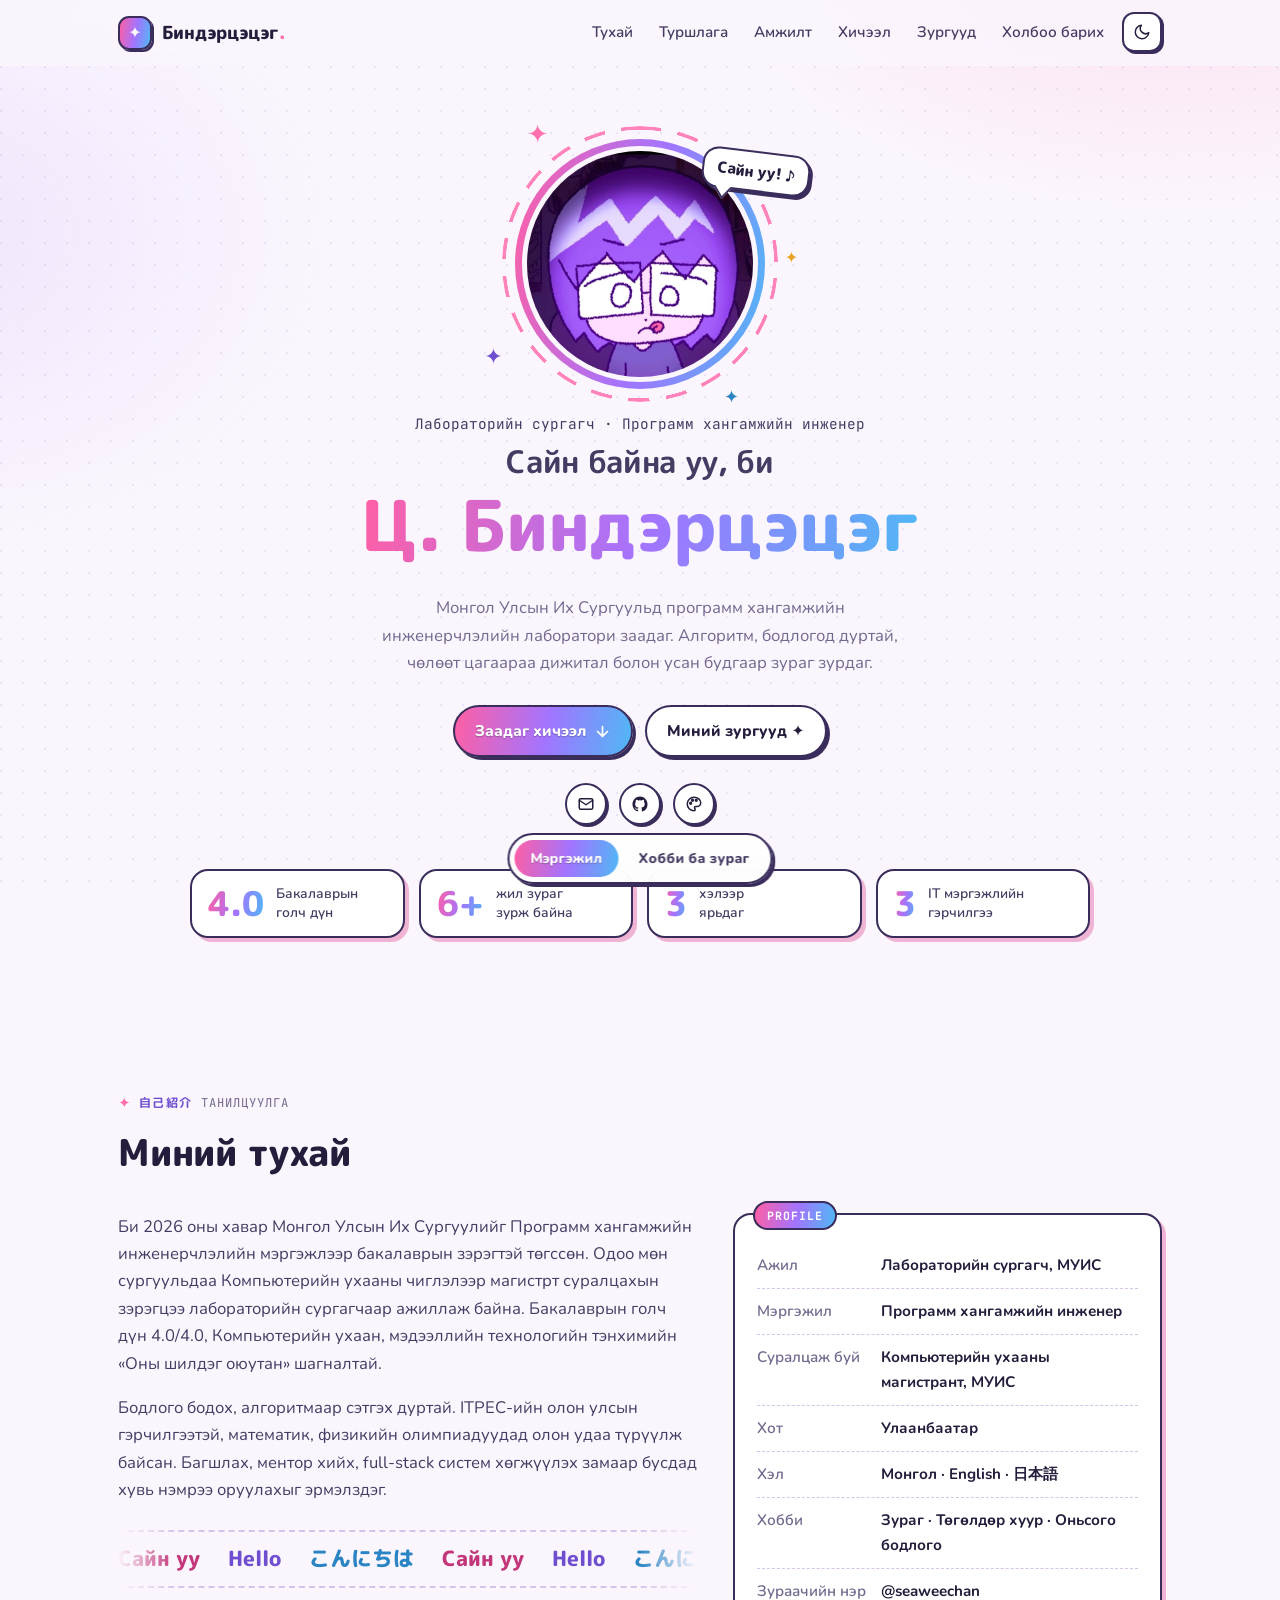
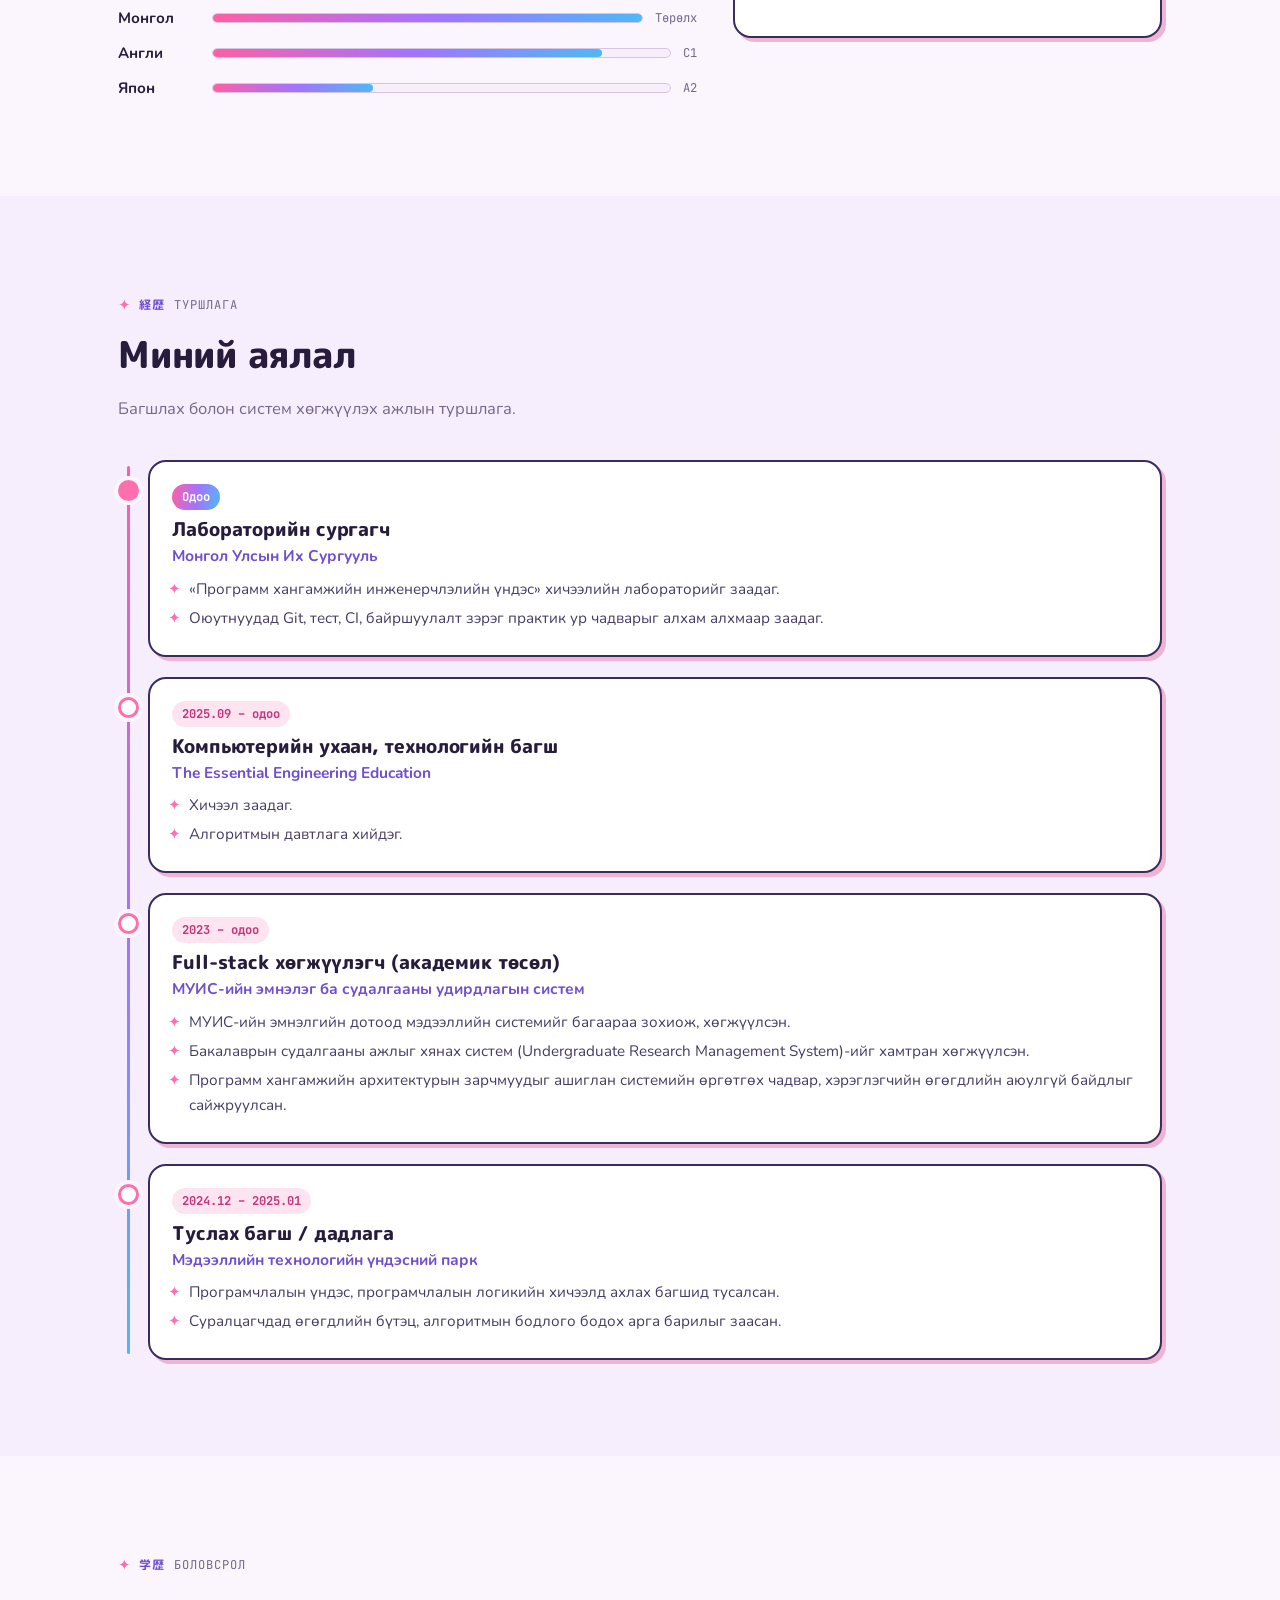
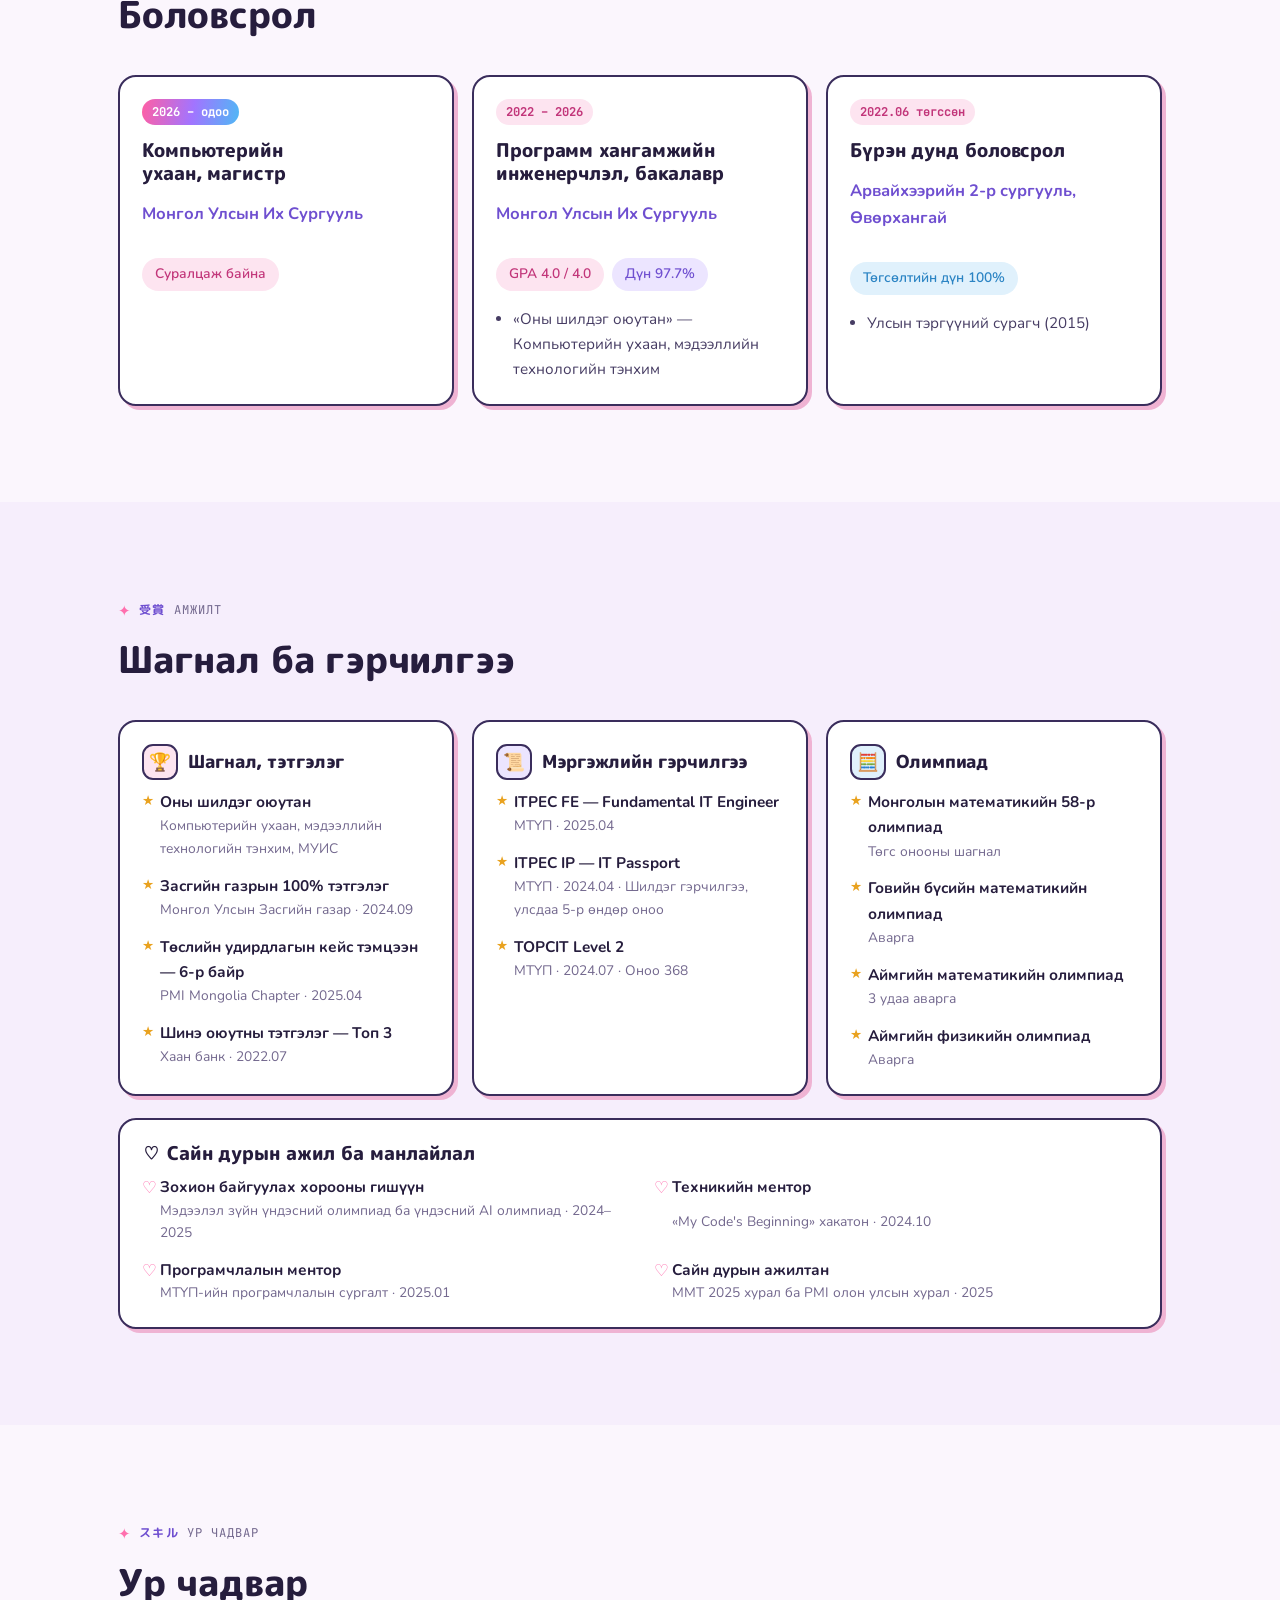
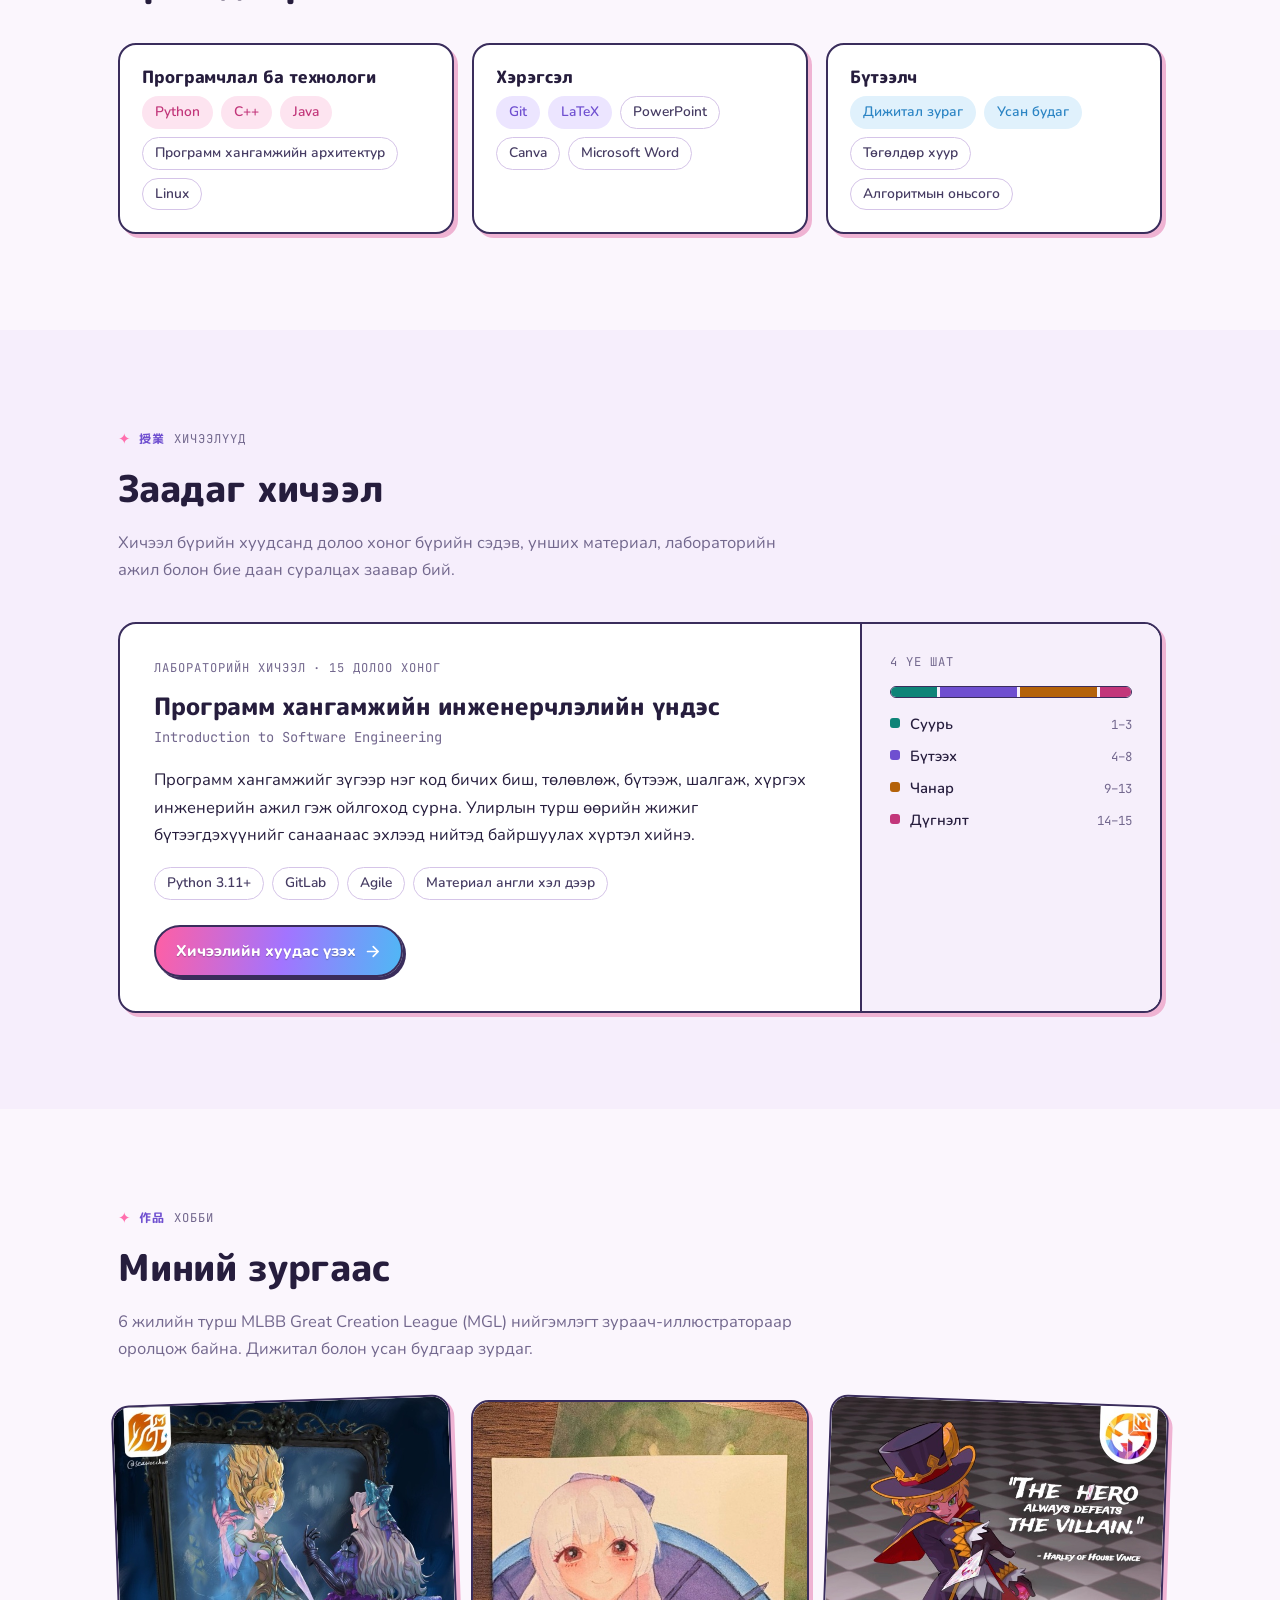
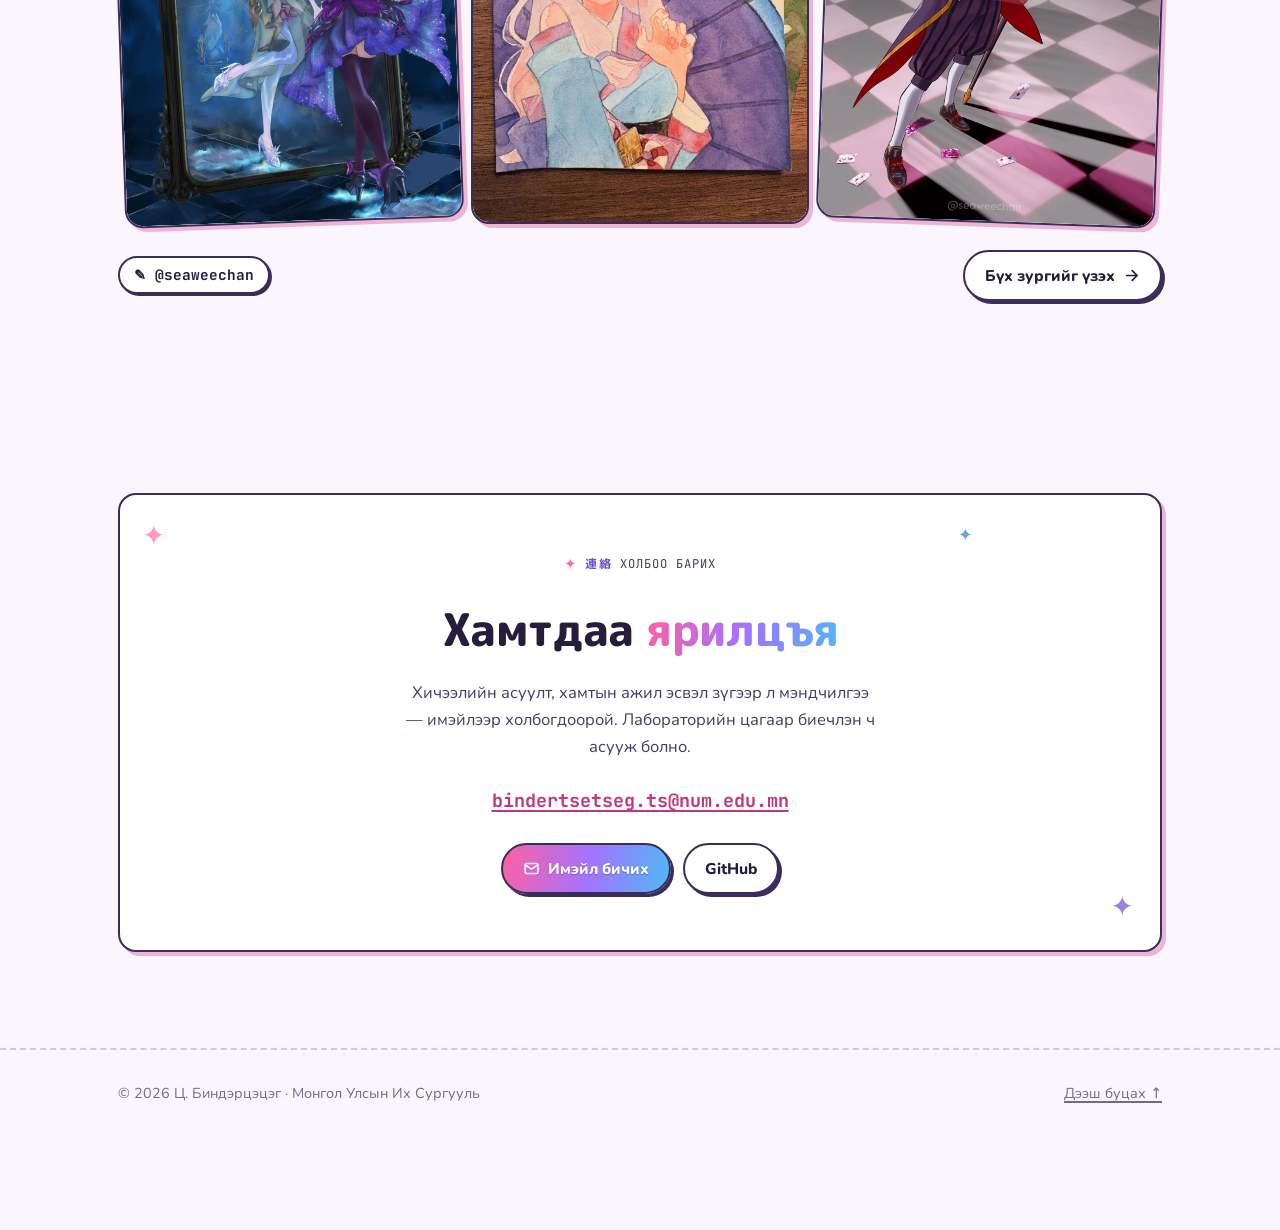
<file: index.html>
<!doctype html>
<html lang="mn">
<head>
  <meta charset="utf-8">
  <meta name="viewport" content="width=device-width, initial-scale=1">
  <title>Ц. Биндэрцэцэг — Лабораторийн сургагч</title>
  <meta name="description" content="Ц. Биндэрцэцэг — Монгол Улсын Их Сургуулийн лабораторийн сургагч, программ хангамжийн инженер, зураач.">
  <meta property="og:title" content="Ц. Биндэрцэцэг — Лабораторийн сургагч">
  <meta property="og:description" content="Танилцуулга, туршлага, заадаг хичээл, зургууд.">
  <meta property="og:type" content="website">
  <meta property="og:image" content="assets/img/avatar.jpg">
  <link rel="icon" href="assets/img/favicon.svg" type="image/svg+xml">
  <link rel="preconnect" href="https://fonts.googleapis.com">
  <link rel="preconnect" href="https://fonts.gstatic.com" crossorigin>
  <link rel="stylesheet" href="https://fonts.googleapis.com/css2?family=JetBrains+Mono:wght@400;700&family=M+PLUS+Rounded+1c:wght@500;700;800&family=Nunito:wght@400;600;700;800&display=swap">
  <link rel="stylesheet" href="assets/css/style.css">
  <script>document.documentElement.classList.add("js");try{var t=localStorage.getItem("theme");if(t)document.documentElement.setAttribute("data-theme",t)}catch(e){}</script>
</head>
<body class="has-mode-switch">
  <a class="skip-link" href="#main">Үндсэн агуулга руу шилжих</a>

  <header class="site-header">
    <div class="container">
      <a class="brand" href="index.html" aria-label="Нүүр хуудас">
        <span class="brand-mark" aria-hidden="true">✦</span>
        <span>Биндэрцэцэг<span class="dot">.</span></span>
      </a>
      <nav class="nav" aria-label="Үндсэн цэс">
        <ul class="nav-links" id="nav-links">
          <li><a href="#about">Тухай</a></li>
          <li><a href="#journey">Туршлага</a></li>
          <li><a href="#awards">Амжилт</a></li>
          <li><a href="#classes">Хичээл</a></li>
          <li><a href="art.html">Зургууд</a></li>
          <li><a href="#contact">Холбоо барих</a></li>
        </ul>
        <button class="icon-btn theme-toggle" type="button" aria-label="Өнгөний горим солих">
          <svg class="icon-moon" viewBox="0 0 24 24" fill="none" stroke="currentColor" stroke-width="2" stroke-linecap="round" stroke-linejoin="round" aria-hidden="true"><path d="M21 12.8A9 9 0 1 1 11.2 3a7 7 0 0 0 9.8 9.8z"/></svg>
          <svg class="icon-sun" viewBox="0 0 24 24" fill="none" stroke="currentColor" stroke-width="2" stroke-linecap="round" stroke-linejoin="round" aria-hidden="true"><circle cx="12" cy="12" r="4"/><path d="M12 2v2M12 20v2M4.9 4.9l1.4 1.4M17.7 17.7l1.4 1.4M2 12h2M20 12h2M4.9 19.1l1.4-1.4M17.7 6.3l1.4-1.4"/></svg>
        </button>
        <button class="icon-btn menu-toggle" type="button" aria-label="Цэс нээх" aria-expanded="false" aria-controls="nav-links">
          <svg viewBox="0 0 24 24" fill="none" stroke="currentColor" stroke-width="2.2" stroke-linecap="round" aria-hidden="true"><path d="M4 7h16M4 12h16M4 17h16"/></svg>
        </button>
      </nav>
    </div>
  </header>

  <main id="main">

    <!-- ===== Нүүр ===== -->
    <section class="hero">
      <div class="petals" aria-hidden="true"><span></span><span></span><span></span><span></span><span></span><span></span></div>
      <div class="container">
        <div class="avatar-wrap">
          <span class="avatar-ring" aria-hidden="true"></span>
          <!-- Профайл зургаа солих бол assets/img/avatar.jpg файлыг шинэ зургаар солино. -->
          <img class="avatar" src="assets/img/avatar.jpg" alt="Ц. Биндэрцэцэгийн профайл зураг — нил ягаан үстэй, нүдний шилтэй хүүхэлдэйн дүр" width="661" height="656">
          <span class="bubble" aria-hidden="true">Сайн уу! ♪</span>
          <span class="sparkle s1" aria-hidden="true">✦</span>
          <span class="sparkle s2" aria-hidden="true">✦</span>
          <span class="sparkle s3" aria-hidden="true">✦</span>
          <span class="sparkle s4" aria-hidden="true">✦</span>
        </div>

        <p class="hero-role">Лабораторийн сургагч · Программ хангамжийн инженер</p>
        <h1 class="hero-title">
          <span class="hello">Сайн байна уу, би</span>
          <span class="grad-text">Ц. Биндэрцэцэг</span>
        </h1>
        <p class="hero-tag">
          Монгол Улсын Их Сургуульд программ хангамжийн инженерчлэлийн лаборатори заадаг.
          Алгоритм, бодлогод дуртай, чөлөөт цагаараа дижитал болон усан будгаар зураг зурдаг.
        </p>
        <div class="hero-actions">
          <!-- CV нэмэх бол: PDF-ээ assets/files/Bindertsetseg-Tseden-Ish-CV.pdf нэрээр хуулж, доорх мөрийг нэмнэ:
          <a class="btn btn-primary" href="assets/files/Bindertsetseg-Tseden-Ish-CV.pdf" download>CV татах</a> -->
          <a class="btn btn-primary" href="#classes">
            Заадаг хичээл
            <svg viewBox="0 0 24 24" fill="none" stroke="currentColor" stroke-width="2.4" stroke-linecap="round" stroke-linejoin="round" aria-hidden="true"><path d="M12 5v14M5 12l7 7 7-7"/></svg>
          </a>
          <a class="btn btn-ghost" href="art.html">Миний зургууд ✦</a>
        </div>
        <ul class="socials" aria-label="Холбоосууд">
          <li><a href="mailto:bindertsetseg.ts@num.edu.mn" aria-label="Имэйл"><svg viewBox="0 0 24 24" fill="none" stroke="currentColor" stroke-width="2" stroke-linecap="round" stroke-linejoin="round" aria-hidden="true"><rect x="3" y="5" width="18" height="14" rx="2"/><path d="M3 7l9 6 9-6"/></svg></a></li>
          <li><a href="https://github.com/Binderya0623" target="_blank" rel="noopener" aria-label="GitHub"><svg viewBox="0 0 24 24" fill="currentColor" aria-hidden="true"><path d="M12 2C6.5 2 2 6.6 2 12.2c0 4.5 2.9 8.3 6.8 9.6.5.1.7-.2.7-.5v-1.8c-2.8.6-3.4-1.2-3.4-1.2-.5-1.2-1.1-1.5-1.1-1.5-.9-.6.1-.6.1-.6 1 .1 1.5 1 1.5 1 .9 1.6 2.4 1.1 2.9.8.1-.7.4-1.1.6-1.3-2.2-.3-4.6-1.1-4.6-5 0-1.1.4-2 1-2.7-.1-.3-.4-1.3.1-2.7 0 0 .8-.3 2.8 1a9.4 9.4 0 0 1 5 0c1.9-1.3 2.8-1 2.8-1 .5 1.4.2 2.4.1 2.7.6.7 1 1.6 1 2.7 0 3.9-2.3 4.7-4.6 5 .4.3.7.9.7 1.9v2.8c0 .3.2.6.7.5A10.1 10.1 0 0 0 22 12.2C22 6.6 17.5 2 12 2z"/></svg></a></li>
          <li><a href="art.html" aria-label="Зургууд"><svg viewBox="0 0 24 24" fill="none" stroke="currentColor" stroke-width="2" stroke-linecap="round" stroke-linejoin="round" aria-hidden="true"><path d="M12 3a9 9 0 1 0 0 18c1.1 0 1.6-.8 1.6-1.6 0-.5-.2-.9-.5-1.2-.3-.3-.5-.7-.5-1.2 0-.9.7-1.6 1.6-1.6H16a5 5 0 0 0 5-5C21 6.4 17 3 12 3z"/><circle cx="7.5" cy="11" r="1.2"/><circle cx="10" cy="7" r="1.2"/><circle cx="15" cy="7" r="1.2"/></svg></a></li>
        </ul>

        <ul class="stats">
          <li class="stat pop"><b class="grad-text" data-count="4.0" data-decimals="1">4.0</b><span>Бакалаврын<br>голч дүн</span></li>
          <li class="stat pop"><b class="grad-text" data-count="6" data-suffix="+">6+</b><span>жил зураг<br>зурж байна</span></li>
          <li class="stat pop"><b class="grad-text" data-count="3">3</b><span>хэлээр<br>ярьдаг</span></li>
          <li class="stat pop"><b class="grad-text" data-count="3">3</b><span>IT мэргэжлийн<br>гэрчилгээ</span></li>
        </ul>
      </div>
    </section>

    <!-- ===== Миний тухай ===== -->
    <section class="section" id="about">
      <div class="container">
        <div class="section-head reveal">
          <p class="kicker"><span class="jp">自己紹介</span> Танилцуулга</p>
          <h2>Миний тухай</h2>
        </div>
        <div class="about-grid">
          <div class="about-text reveal">
            <p>
              Би 2026 оны хавар Монгол Улсын Их Сургуулийг Программ хангамжийн инженерчлэлийн мэргэжлээр бакалаврын зэрэгтэй
              төгссөн. Одоо мөн сургуульдаа Компьютерийн ухааны чиглэлээр магистрт суралцахын зэрэгцээ лабораторийн сургагчаар
              ажиллаж байна. Бакалаврын голч дүн 4.0/4.0, Компьютерийн ухаан, мэдээллийн технологийн тэнхимийн «Оны шилдэг оюутан» шагналтай.
            </p>
            <p>
              Бодлого бодох, алгоритмаар сэтгэх дуртай. ITPEC-ийн олон улсын гэрчилгээтэй, математик, физикийн олимпиадуудад
              олон удаа түрүүлж байсан. Багшлах, ментор хийх, full-stack систем хөгжүүлэх замаар бусдад хувь нэмрээ оруулахыг эрмэлздэг.
            </p>
            <div class="hello-strip" aria-hidden="true">
              <div class="hello-track">
                <span>Сайн уу</span><span>Hello</span><span>こんにちは</span>
                <span>Сайн уу</span><span>Hello</span><span>こんにちは</span>
                <span>Сайн уу</span><span>Hello</span><span>こんにちは</span>
                <span>Сайн уу</span><span>Hello</span><span>こんにちは</span>
              </div>
            </div>
            <ul class="langs" aria-label="Хэлний мэдлэг">
              <li><b>Монгол</b><span class="bar"><i style="width:100%"></i></span><span class="lvl">Төрөлх</span></li>
              <li><b>Англи</b><span class="bar"><i style="width:85%"></i></span><span class="lvl">C1</span></li>
              <li><b>Япон</b><span class="bar"><i style="width:35%"></i></span><span class="lvl">A2</span></li>
            </ul>
          </div>

          <aside class="profile-card pop reveal" aria-label="Товч мэдээлэл">
            <span class="tag">PROFILE</span>
            <dl class="profile-rows">
              <div><dt>Ажил</dt><dd>Лабораторийн сургагч, МУИС</dd></div>
              <div><dt>Мэргэжил</dt><dd>Программ хангамжийн инженер</dd></div>
              <div><dt>Суралцаж буй</dt><dd>Компьютерийн ухааны магистрант, МУИС</dd></div>
              <div><dt>Хот</dt><dd>Улаанбаатар</dd></div>
              <div><dt>Хэл</dt><dd>Монгол · English · 日本語</dd></div>
              <div><dt>Хобби</dt><dd>Зураг · Төгөлдөр хуур · Оньсого бодлого</dd></div>
              <div><dt>Зураачийн нэр</dt><dd>@seaweechan</dd></div>
            </dl>
          </aside>
        </div>
      </div>
    </section>

    <!-- ===== Туршлага ===== -->
    <section class="section section-alt" id="journey">
      <div class="container">
        <div class="section-head reveal">
          <p class="kicker"><span class="jp">経歴</span> Туршлага</p>
          <h2>Миний аялал</h2>
          <p>Багшлах болон систем хөгжүүлэх ажлын туршлага.</p>
        </div>

        <ol class="timeline">
          <li class="tl-item now reveal">
            <article class="tl-card pop">
              <span class="tl-when">Одоо</span>
              <h3>Лабораторийн сургагч</h3>
              <p class="tl-org">Монгол Улсын Их Сургууль</p>
              <ul>
                <li>«Программ хангамжийн инженерчлэлийн үндэс» хичээлийн лабораторийг заадаг.</li>
                <li>Оюутнуудад Git, тест, CI, байршуулалт зэрэг практик ур чадварыг алхам алхмаар заадаг.</li>
              </ul>
            </article>
          </li>
          <li class="tl-item reveal">
            <article class="tl-card pop">
              <span class="tl-when">2025.09 – одоо</span>
              <h3>Компьютерийн ухаан, технологийн багш</h3>
              <p class="tl-org">The Essential Engineering Education</p>
              <ul>
                <li>Хичээл заадаг.</li>
                <li>Алгоритмын давтлага хийдэг.</li>
              </ul>
            </article>
          </li>
          <li class="tl-item reveal">
            <article class="tl-card pop">
              <span class="tl-when">2023 – одоо</span>
              <h3>Full-stack хөгжүүлэгч (академик төсөл)</h3>
              <p class="tl-org">МУИС-ийн эмнэлэг ба судалгааны удирдлагын систем</p>
              <ul>
                <li>МУИС-ийн эмнэлгийн дотоод мэдээллийн системийг багаараа зохиож, хөгжүүлсэн.</li>
                <li>Бакалаврын судалгааны ажлыг хянах систем (Undergraduate Research Management System)-ийг хамтран хөгжүүлсэн.</li>
                <li>Программ хангамжийн архитектурын зарчмуудыг ашиглан системийн өргөтгөх чадвар, хэрэглэгчийн өгөгдлийн аюулгүй байдлыг сайжруулсан.</li>
              </ul>
            </article>
          </li>
          <li class="tl-item reveal">
            <article class="tl-card pop">
              <span class="tl-when">2024.12 – 2025.01</span>
              <h3>Туслах багш / дадлага</h3>
              <p class="tl-org">Мэдээллийн технологийн үндэсний парк</p>
              <ul>
                <li>Програмчлалын үндэс, програмчлалын логикийн хичээлд ахлах багшид тусалсан.</li>
                <li>Суралцагчдад өгөгдлийн бүтэц, алгоритмын бодлого бодох арга барилыг заасан.</li>
              </ul>
            </article>
          </li>
        </ol>
      </div>
    </section>

    <!-- ===== Боловсрол ===== -->
    <section class="section" id="education">
      <div class="container">
        <div class="section-head reveal">
          <p class="kicker"><span class="jp">学歴</span> Боловсрол</p>
          <h2>Боловсрол</h2>
        </div>
        <div class="edu-grid">
          <article class="edu-card now pop reveal">
            <span class="tl-when">2026 – одоо</span>
            <h3>Компьютерийн ухаан, магистр</h3>
            <p class="school">Монгол Улсын Их Сургууль</p>
            <div class="score"><span class="chip pink">Суралцаж байна</span></div>
          </article>
          <article class="edu-card pop reveal">
            <span class="tl-when">2022 – 2026</span>
            <h3>Программ хангамжийн инженерчлэл, бакалавр</h3>
            <p class="school">Монгол Улсын Их Сургууль</p>
            <div class="score"><span class="chip pink">GPA 4.0 / 4.0</span><span class="chip lav">Дүн 97.7%</span></div>
            <ul>
              <li>«Оны шилдэг оюутан» — Компьютерийн ухаан, мэдээллийн технологийн тэнхим</li>
            </ul>
          </article>
          <article class="edu-card pop reveal">
            <span class="tl-when">2022.06 төгссөн</span>
            <h3>Бүрэн дунд боловсрол</h3>
            <p class="school">Арвайхээрийн 2-р сургууль, Өвөрхангай</p>
            <div class="score"><span class="chip sky">Төгсөлтийн дүн 100%</span></div>
            <ul>
              <li>Улсын тэргүүний сурагч (2015)</li>
            </ul>
          </article>
        </div>
      </div>
    </section>

    <!-- ===== Амжилт ===== -->
    <section class="section section-alt" id="awards">
      <div class="container">
        <div class="section-head reveal">
          <p class="kicker"><span class="jp">受賞</span> Амжилт</p>
          <h2>Шагнал ба гэрчилгээ</h2>
        </div>

        <div class="award-grid">
          <article class="award-card pop reveal">
            <h3><span class="ic ic-pink" aria-hidden="true">🏆</span>Шагнал, тэтгэлэг</h3>
            <ul class="award-list">
              <li><b>Оны шилдэг оюутан</b><span>Компьютерийн ухаан, мэдээллийн технологийн тэнхим, МУИС</span></li>
              <li><b>Засгийн газрын 100% тэтгэлэг</b><span>Монгол Улсын Засгийн газар · 2024.09</span></li>
              <li><b>Төслийн удирдлагын кейс тэмцээн — 6-р байр</b><span>PMI Mongolia Chapter · 2025.04</span></li>
              <li><b>Шинэ оюутны тэтгэлэг — Топ 3</b><span>Хаан банк · 2022.07</span></li>
            </ul>
          </article>
          <article class="award-card pop reveal">
            <h3><span class="ic ic-lav" aria-hidden="true">📜</span>Мэргэжлийн гэрчилгээ</h3>
            <ul class="award-list">
              <li><b>ITPEC FE — Fundamental IT Engineer</b><span>МТҮП · 2025.04</span></li>
              <li><b>ITPEC IP — IT Passport</b><span>МТҮП · 2024.04 · Шилдэг гэрчилгээ, улсдаа 5-р өндөр оноо</span></li>
              <li><b>TOPCIT Level 2</b><span>МТҮП · 2024.07 · Оноо 368</span></li>
            </ul>
          </article>
          <article class="award-card pop reveal">
            <h3><span class="ic ic-sky" aria-hidden="true">🧮</span>Олимпиад</h3>
            <ul class="award-list">
              <li><b>Монголын математикийн 58-р олимпиад</b><span>Төгс онооны шагнал</span></li>
              <li><b>Говийн бүсийн математикийн олимпиад</b><span>Аварга</span></li>
              <li><b>Аймгийн математикийн олимпиад</b><span>3 удаа аварга</span></li>
              <li><b>Аймгийн физикийн олимпиад</b><span>Аварга</span></li>
            </ul>
          </article>
        </div>

        <article class="volunteer pop reveal">
          <h3>♡ Сайн дурын ажил ба манлайлал</h3>
          <ul>
            <li><b>Зохион байгуулах хорооны гишүүн</b><span>Мэдээлэл зүйн үндэсний олимпиад ба үндэсний AI олимпиад · 2024–2025</span></li>
            <li><b>Техникийн ментор</b><span>«My Code's Beginning» хакатон · 2024.10</span></li>
            <li><b>Програмчлалын ментор</b><span>МТҮП-ийн програмчлалын сургалт · 2025.01</span></li>
            <li><b>Сайн дурын ажилтан</b><span>MMT 2025 хурал ба PMI олон улсын хурал · 2025</span></li>
          </ul>
        </article>
      </div>
    </section>

    <!-- ===== Ур чадвар ===== -->
    <section class="section" id="skills">
      <div class="container">
        <div class="section-head reveal">
          <p class="kicker"><span class="jp">スキル</span> Ур чадвар</p>
          <h2>Ур чадвар</h2>
        </div>
        <div class="skill-grid">
          <article class="skill-card pop reveal">
            <h3>Програмчлал ба технологи</h3>
            <ul class="chips">
              <li class="chip pink">Python</li><li class="chip pink">C++</li><li class="chip pink">Java</li>
              <li class="chip">Программ хангамжийн архитектур</li><li class="chip">Linux</li>
            </ul>
          </article>
          <article class="skill-card pop reveal">
            <h3>Хэрэгсэл</h3>
            <ul class="chips">
              <li class="chip lav">Git</li><li class="chip lav">LaTeX</li>
              <li class="chip">PowerPoint</li><li class="chip">Canva</li><li class="chip">Microsoft Word</li>
            </ul>
          </article>
          <article class="skill-card pop reveal">
            <h3>Бүтээлч</h3>
            <ul class="chips">
              <li class="chip sky">Дижитал зураг</li><li class="chip sky">Усан будаг</li>
              <li class="chip">Төгөлдөр хуур</li><li class="chip">Алгоритмын оньсого</li>
            </ul>
          </article>
        </div>
      </div>
    </section>

    <!-- ===== Заадаг хичээл ===== -->
    <section class="section section-alt" id="classes">
      <div class="container">
        <div class="section-head reveal">
          <p class="kicker"><span class="jp">授業</span> Хичээлүүд</p>
          <h2>Заадаг хичээл</h2>
          <p>Хичээл бүрийн хуудсанд долоо хоног бүрийн сэдэв, унших материал, лабораторийн ажил болон бие даан суралцах заавар бий.</p>
        </div>

        <!-- Шинэ хичээл нэмэх бол доорх <article class="course-card"> блокийг бүхлээр нь хуулж, агуулгыг нь солино. -->
        <article class="course-card pop reveal">
          <div class="course-card-body">
            <p class="eyebrow">Лабораторийн хичээл · 15 долоо хоног</p>
            <h3>Программ хангамжийн инженерчлэлийн үндэс</h3>
            <p class="en">Introduction to Software Engineering</p>
            <p>
              Программ хангамжийг зүгээр нэг код бичих биш, төлөвлөж, бүтээж, шалгаж, хүргэх инженерийн ажил гэж
              ойлгоход сурна. Улирлын турш өөрийн жижиг бүтээгдэхүүнийг санаанаас эхлээд нийтэд байршуулах хүртэл хийнэ.
            </p>
            <ul class="chips">
              <li class="chip">Python 3.11+</li>
              <li class="chip">GitLab</li>
              <li class="chip">Agile</li>
              <li class="chip">Материал англи хэл дээр</li>
            </ul>
            <a class="btn btn-primary" href="courses/software-engineering.html">
              Хичээлийн хуудас үзэх
              <svg viewBox="0 0 24 24" fill="none" stroke="currentColor" stroke-width="2.4" stroke-linecap="round" stroke-linejoin="round" aria-hidden="true"><path d="M5 12h14M13 5l7 7-7 7"/></svg>
            </a>
          </div>
          <aside class="course-card-aside" aria-label="Хичээлийн үе шатууд">
            <p class="eyebrow">4 үе шат</p>
            <div class="phase-strip" aria-hidden="true">
              <span class="ph-foundation" style="flex:3"></span>
              <span class="ph-build" style="flex:5"></span>
              <span class="ph-quality" style="flex:5"></span>
              <span class="ph-wrapup" style="flex:2"></span>
            </div>
            <ul class="phase-legend">
              <li class="ph-foundation">Суурь <span class="wk">1–3</span></li>
              <li class="ph-build">Бүтээх <span class="wk">4–8</span></li>
              <li class="ph-quality">Чанар <span class="wk">9–13</span></li>
              <li class="ph-wrapup">Дүгнэлт <span class="wk">14–15</span></li>
            </ul>
          </aside>
        </article>
      </div>
    </section>

    <!-- ===== Зургаас ===== -->
    <section class="section" id="art">
      <div class="container">
        <div class="section-head reveal">
          <p class="kicker"><span class="jp">作品</span> Хобби</p>
          <h2>Миний зургаас</h2>
          <p>6 жилийн турш MLBB Great Creation League (MGL) нийгэмлэгт зураач-иллюстратораар оролцож байна. Дижитал болон усан будгаар зурдаг.</p>
        </div>
        <div class="art-teaser reveal">
          <a class="pop" href="art.html#mirror"><img src="assets/img/art/thumb/mirror.jpg" alt="Толин тусгал — дижитал зураг" loading="lazy" width="608" height="760"></a>
          <a class="pop" href="art.html#umbrella"><img src="assets/img/art/thumb/umbrella.jpg" alt="Шүхэртэй охин — усан будаг" loading="lazy" width="570" height="760"></a>
          <a class="pop" href="art.html#harley"><img src="assets/img/art/thumb/harley.jpg" alt="Harley of House Vance — дижитал зураг" loading="lazy" width="608" height="760"></a>
        </div>
        <div class="art-teaser-foot reveal">
          <span class="handle">✎ @seaweechan</span>
          <a class="btn btn-ghost" href="art.html">
            Бүх зургийг үзэх
            <svg viewBox="0 0 24 24" fill="none" stroke="currentColor" stroke-width="2.4" stroke-linecap="round" stroke-linejoin="round" aria-hidden="true"><path d="M5 12h14M13 5l7 7-7 7"/></svg>
          </a>
        </div>
      </div>
    </section>

    <!-- ===== Холбоо барих ===== -->
    <section class="section" id="contact">
      <div class="container">
        <div class="cta pop reveal">
          <span class="deco d1" aria-hidden="true">✦</span>
          <span class="deco d2" aria-hidden="true">✦</span>
          <span class="deco d3" aria-hidden="true">✦</span>
          <p class="kicker" style="justify-content:center"><span class="jp">連絡</span> Холбоо барих</p>
          <h2>Хамтдаа <span class="grad-text">ярилцъя</span></h2>
          <p>Хичээлийн асуулт, хамтын ажил эсвэл зүгээр л мэндчилгээ — имэйлээр холбогдоорой. Лабораторийн цагаар биечлэн ч асууж болно.</p>
          <a class="mail" href="mailto:bindertsetseg.ts@num.edu.mn">bindertsetseg.ts@num.edu.mn</a>
          <div class="hero-actions">
            <a class="btn btn-primary" href="mailto:bindertsetseg.ts@num.edu.mn">
              <svg viewBox="0 0 24 24" fill="none" stroke="currentColor" stroke-width="2.2" stroke-linecap="round" stroke-linejoin="round" aria-hidden="true"><rect x="3" y="5" width="18" height="14" rx="2"/><path d="M3 7l9 6 9-6"/></svg>
              Имэйл бичих
            </a>
            <a class="btn btn-ghost" href="https://github.com/Binderya0623" target="_blank" rel="noopener">GitHub</a>
          </div>
        </div>
      </div>
    </section>

  </main>

  <footer class="site-footer">
    <div class="container">
      <span>© <span data-year>2026</span> Ц. Биндэрцэцэг · Монгол Улсын Их Сургууль</span>
      <a href="#main">Дээш буцах ↑</a>
    </div>
  </footer>

  <nav class="mode-switch" aria-label="Хуудас сонгох">
    <a href="index.html" aria-current="page">Мэргэжил</a>
    <a href="art.html">Хобби ба зураг</a>
  </nav>

  <script src="assets/js/main.js"></script>
</body>
</html>
</file>
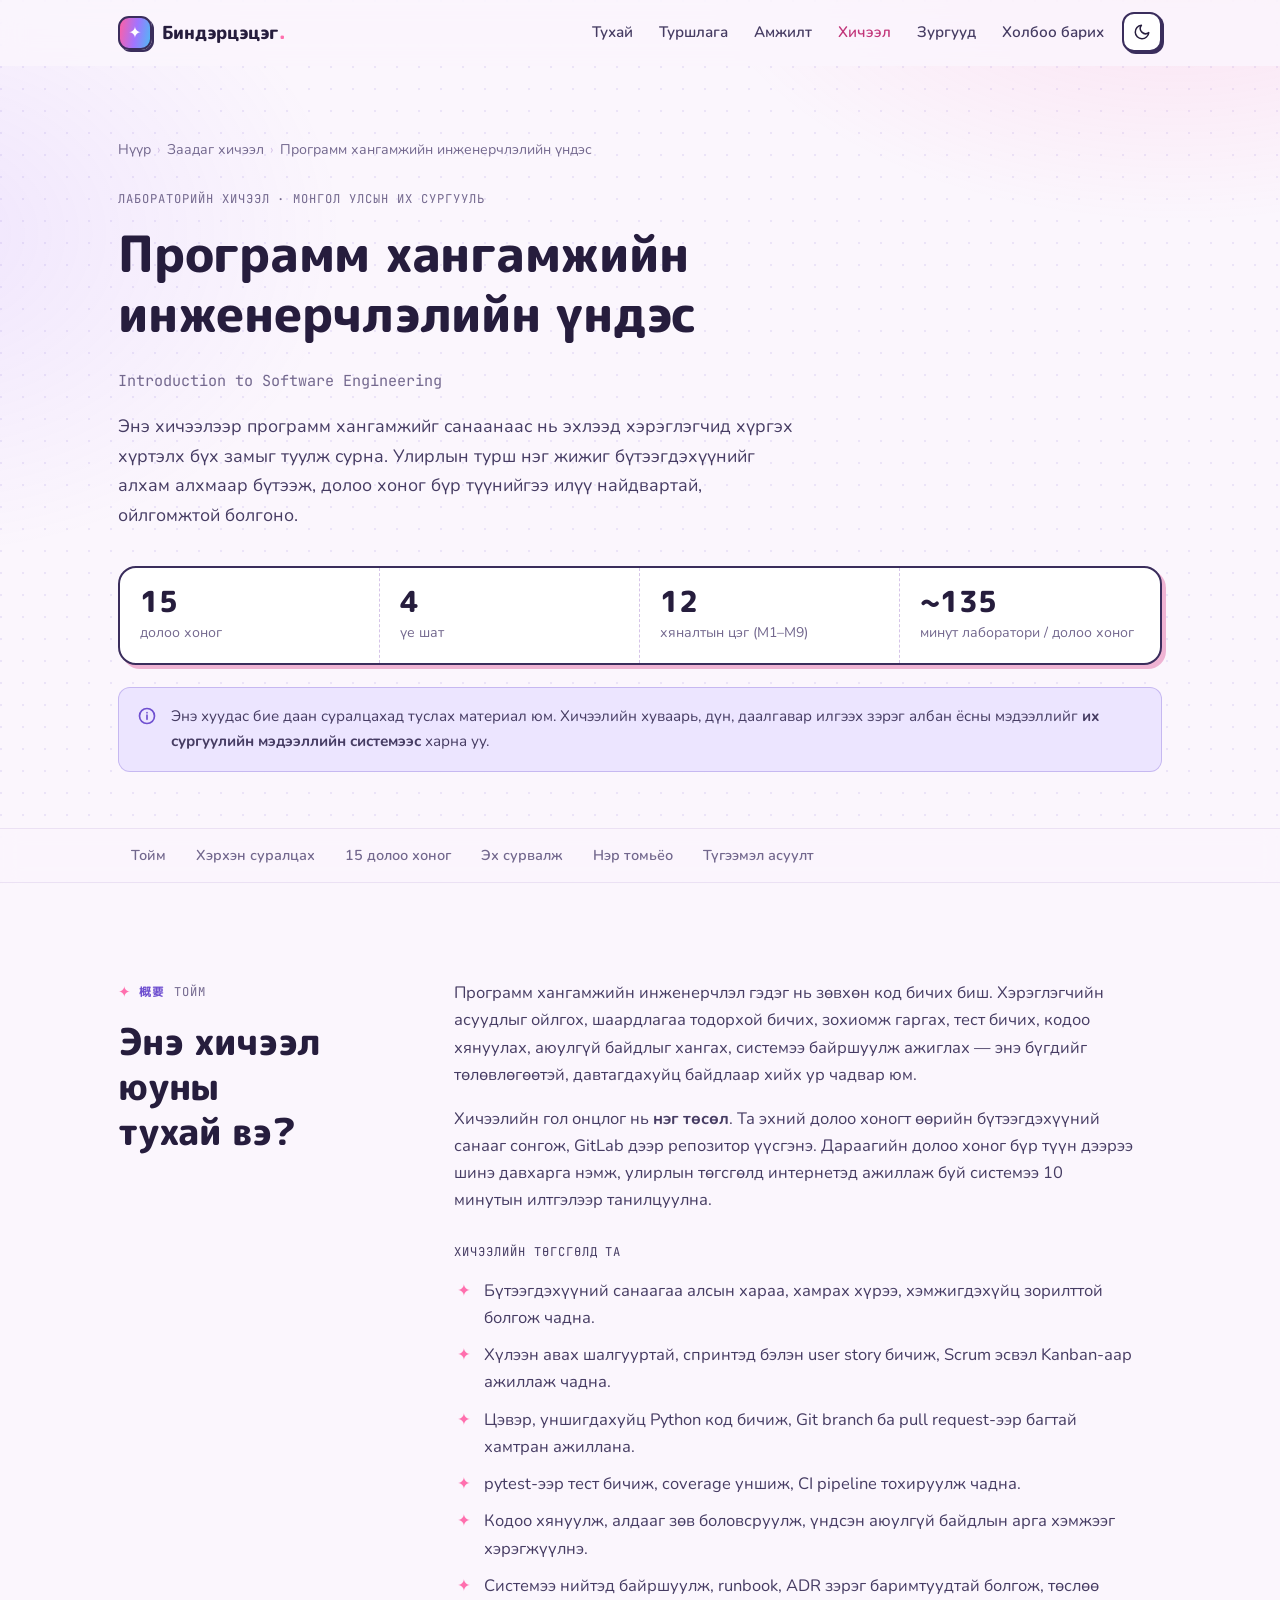
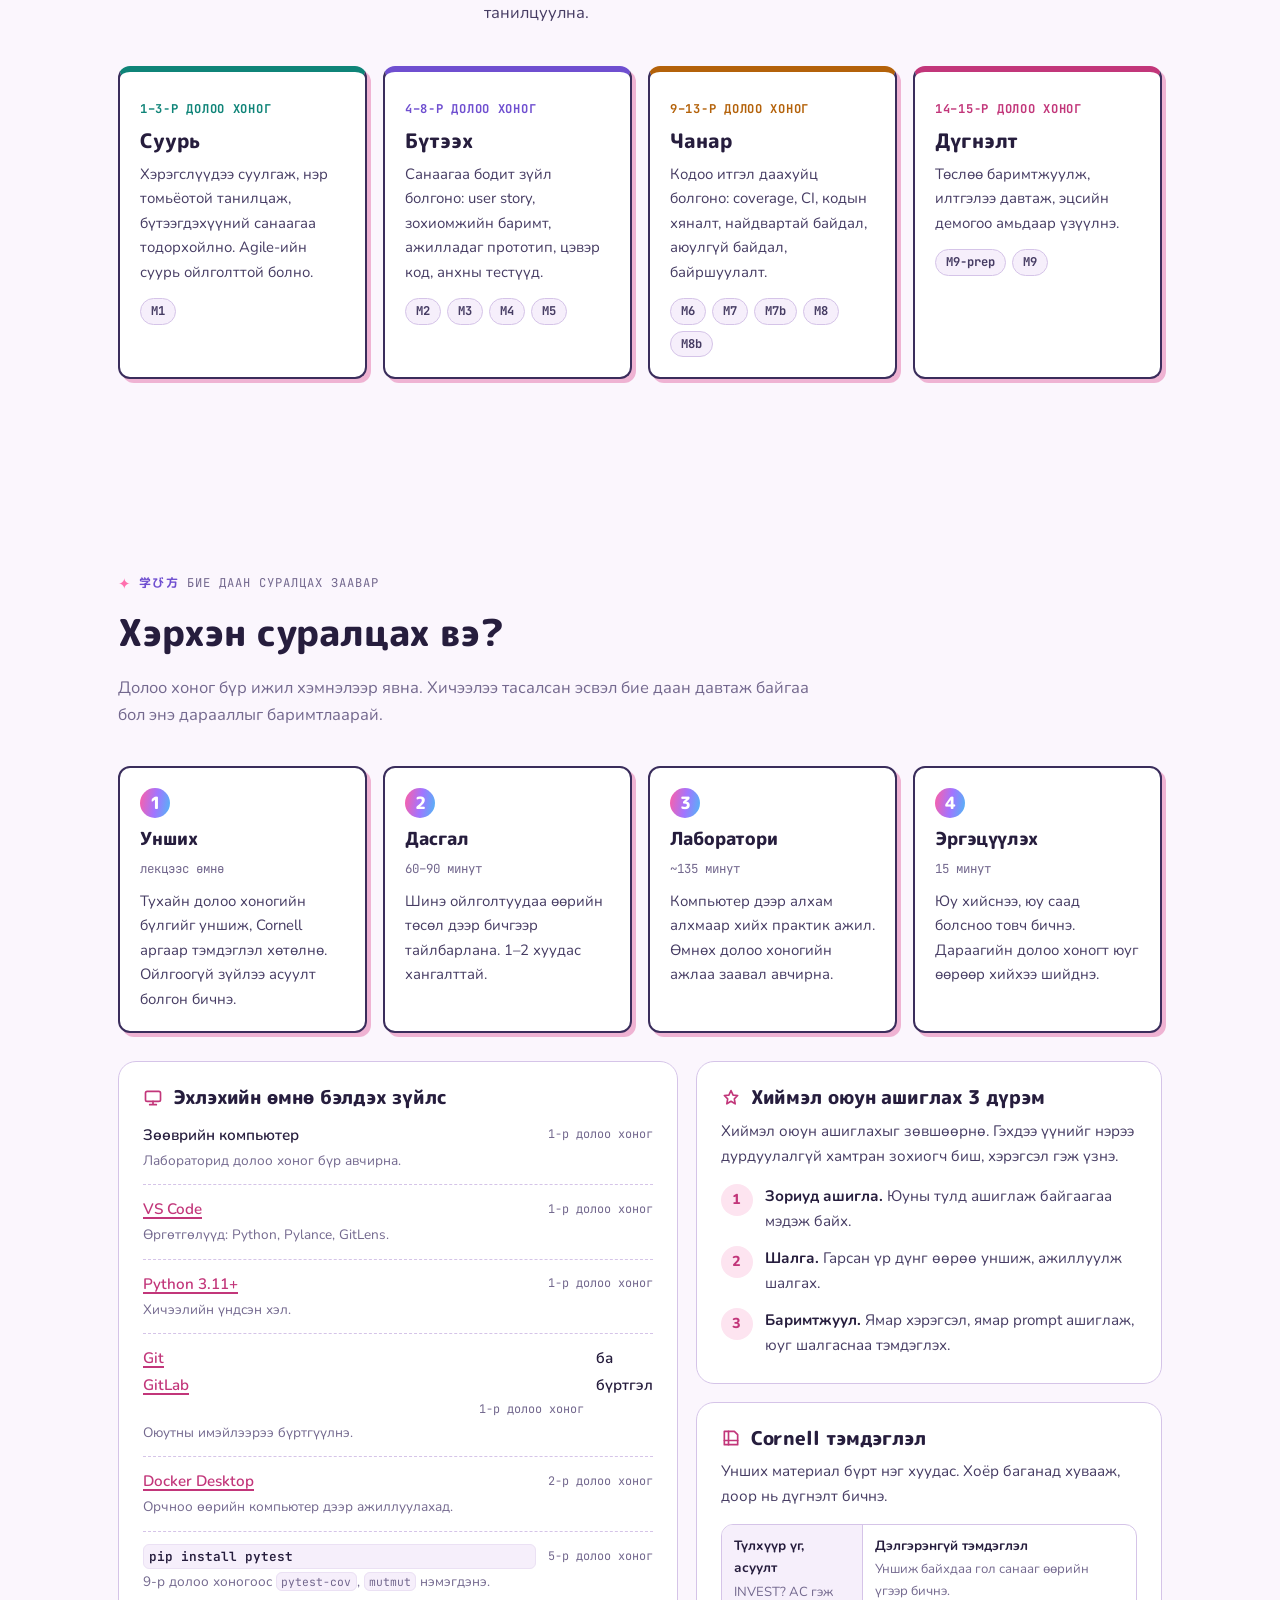
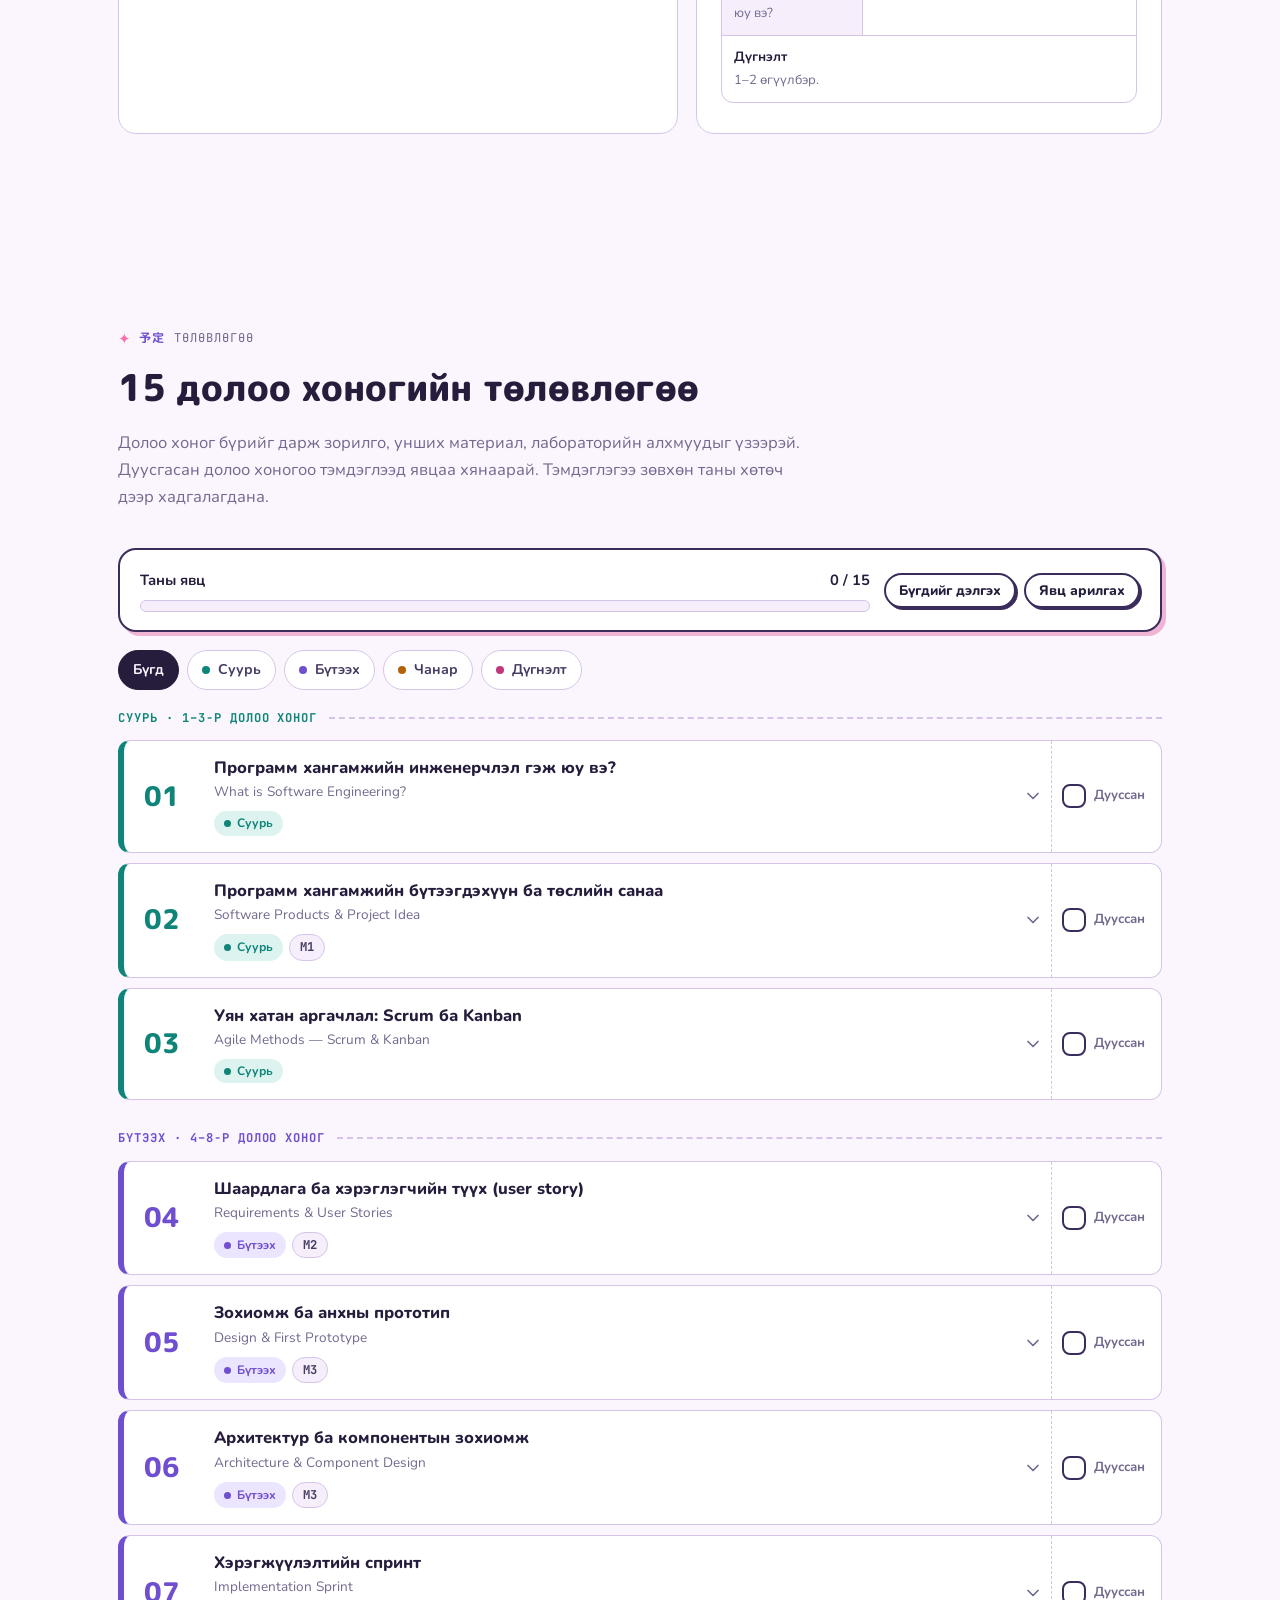
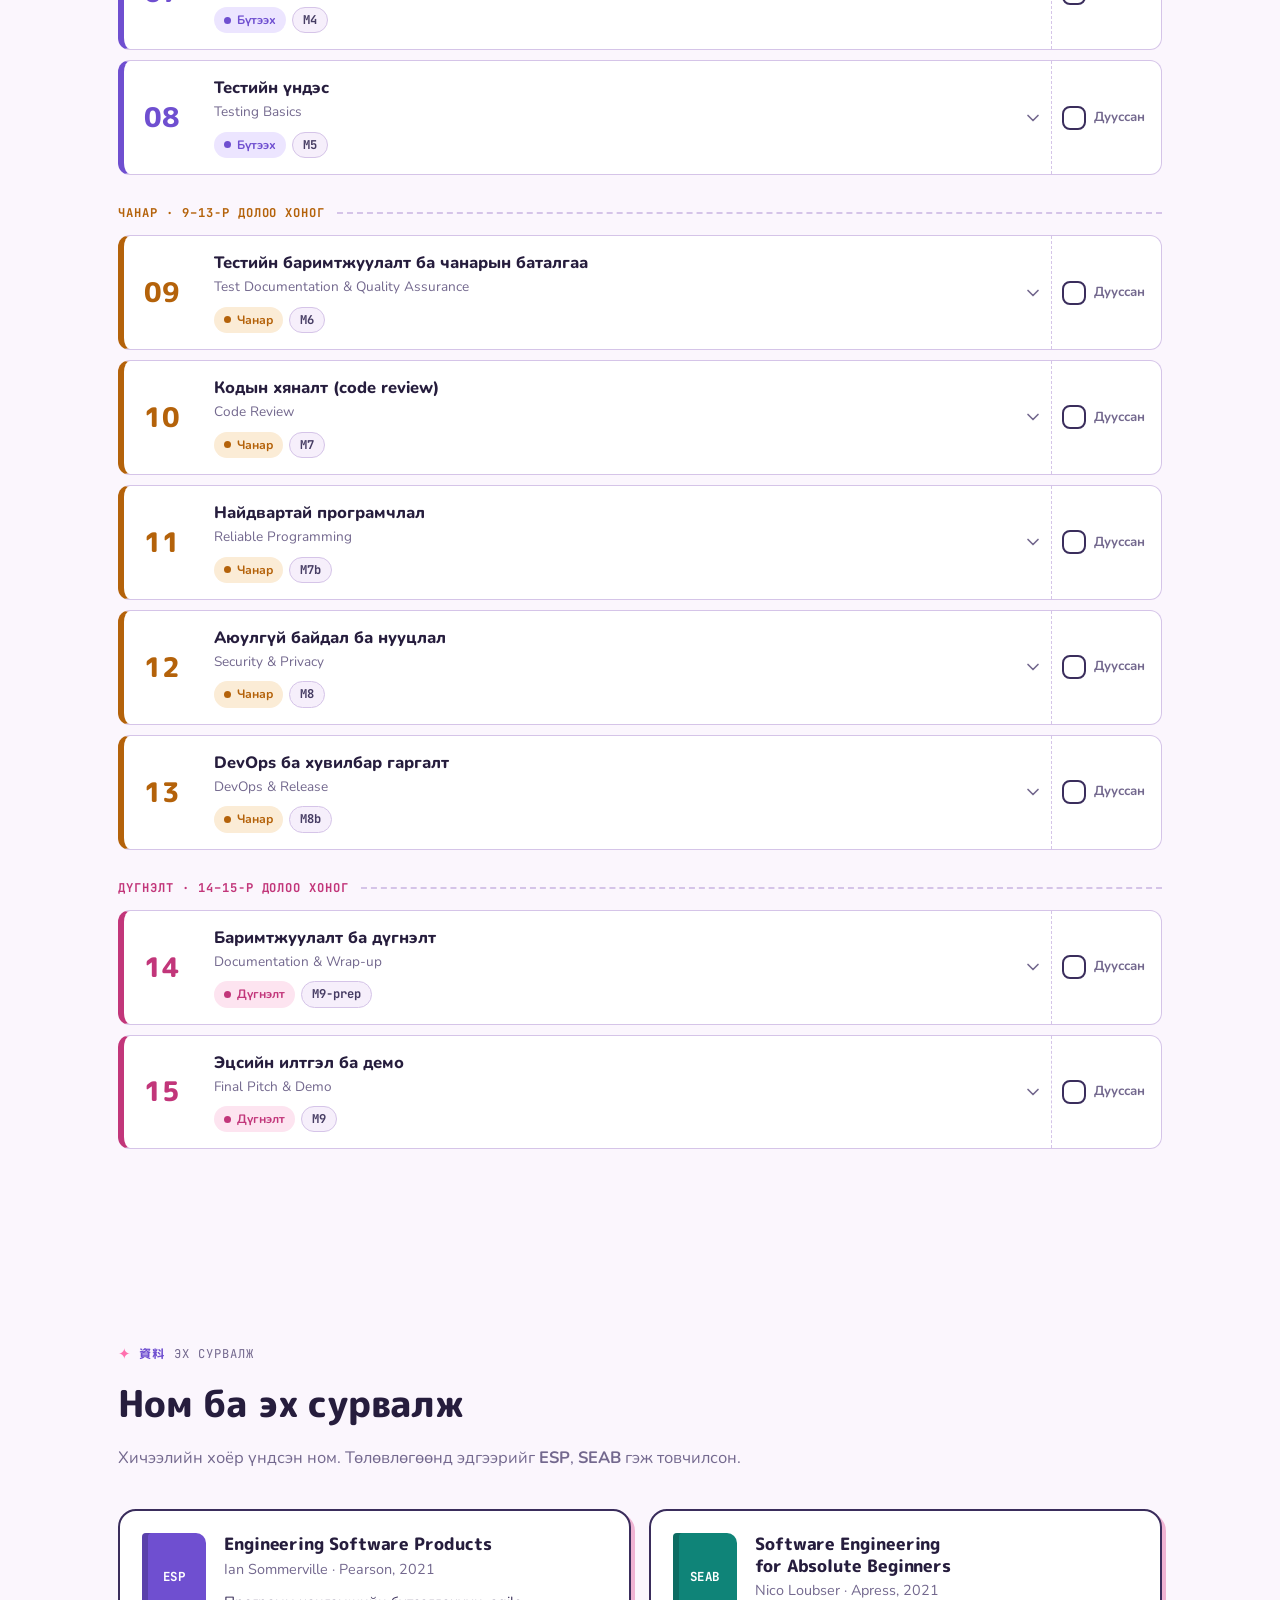
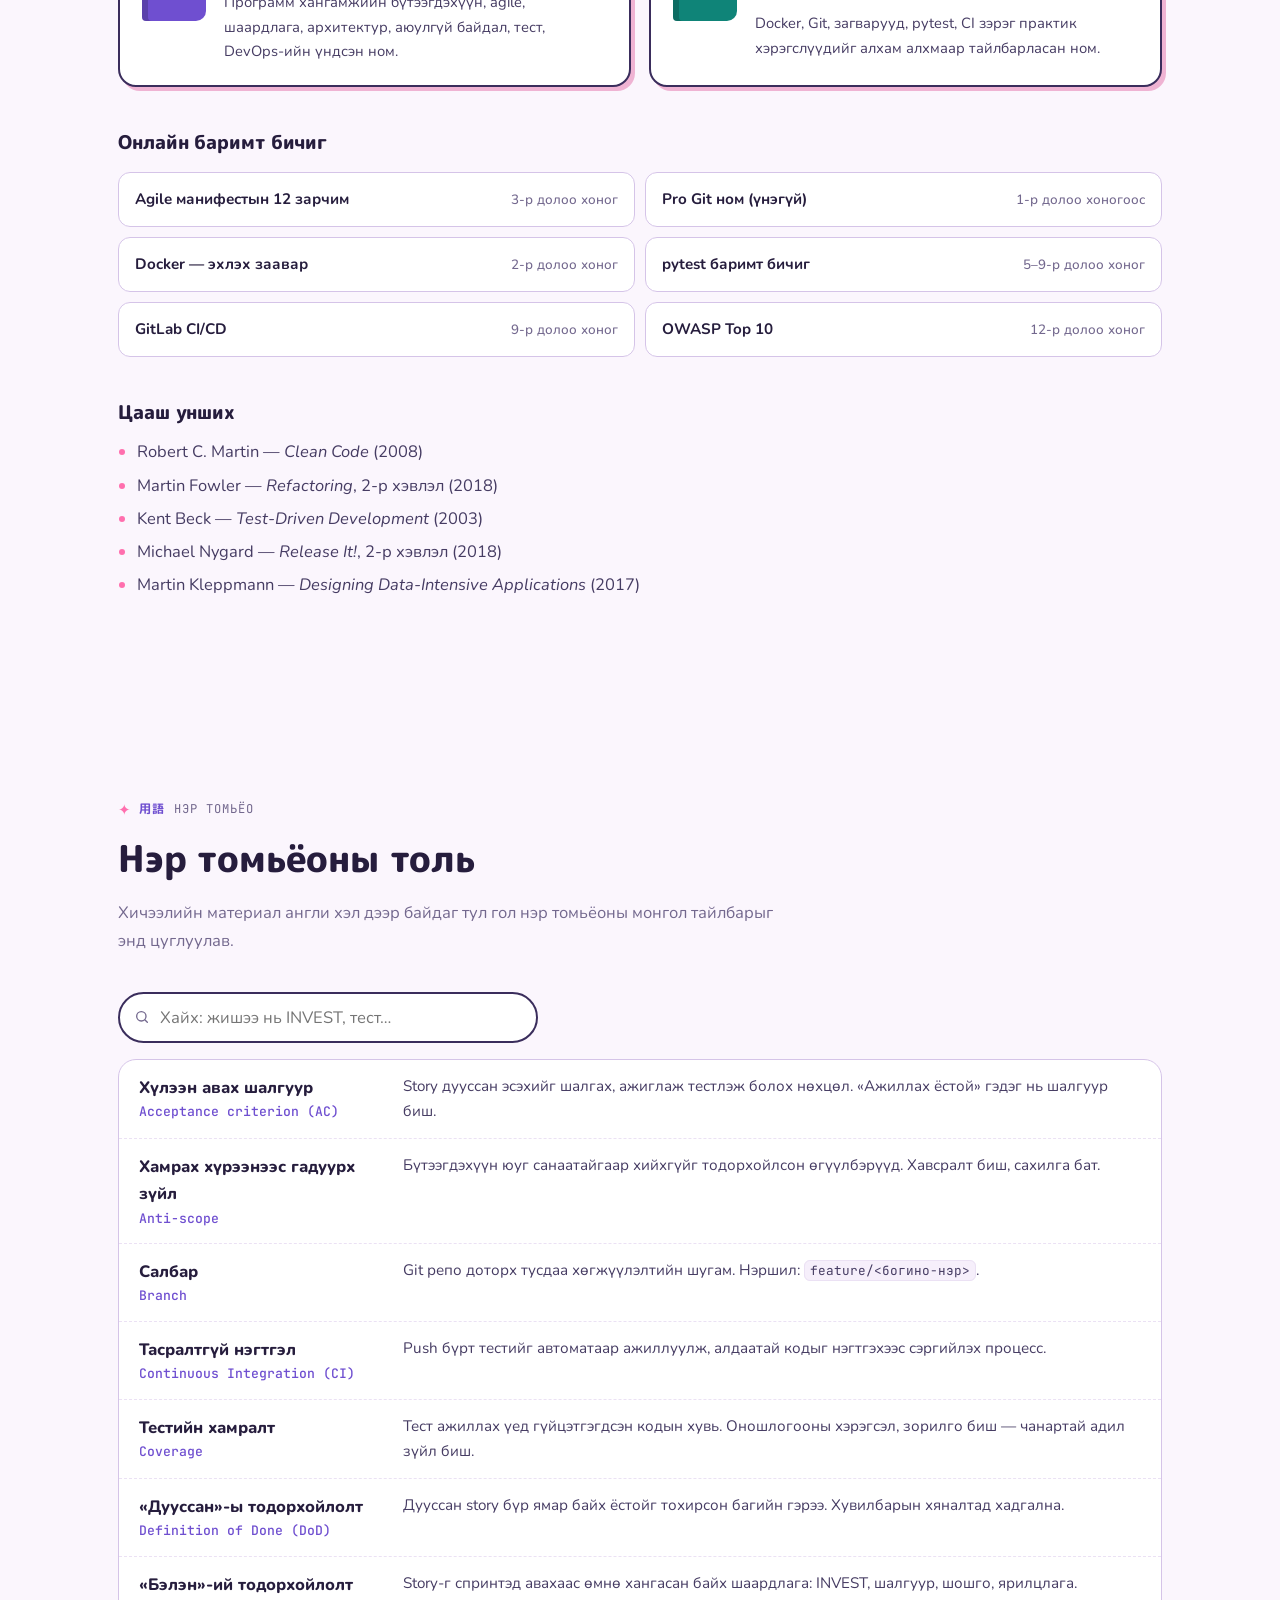
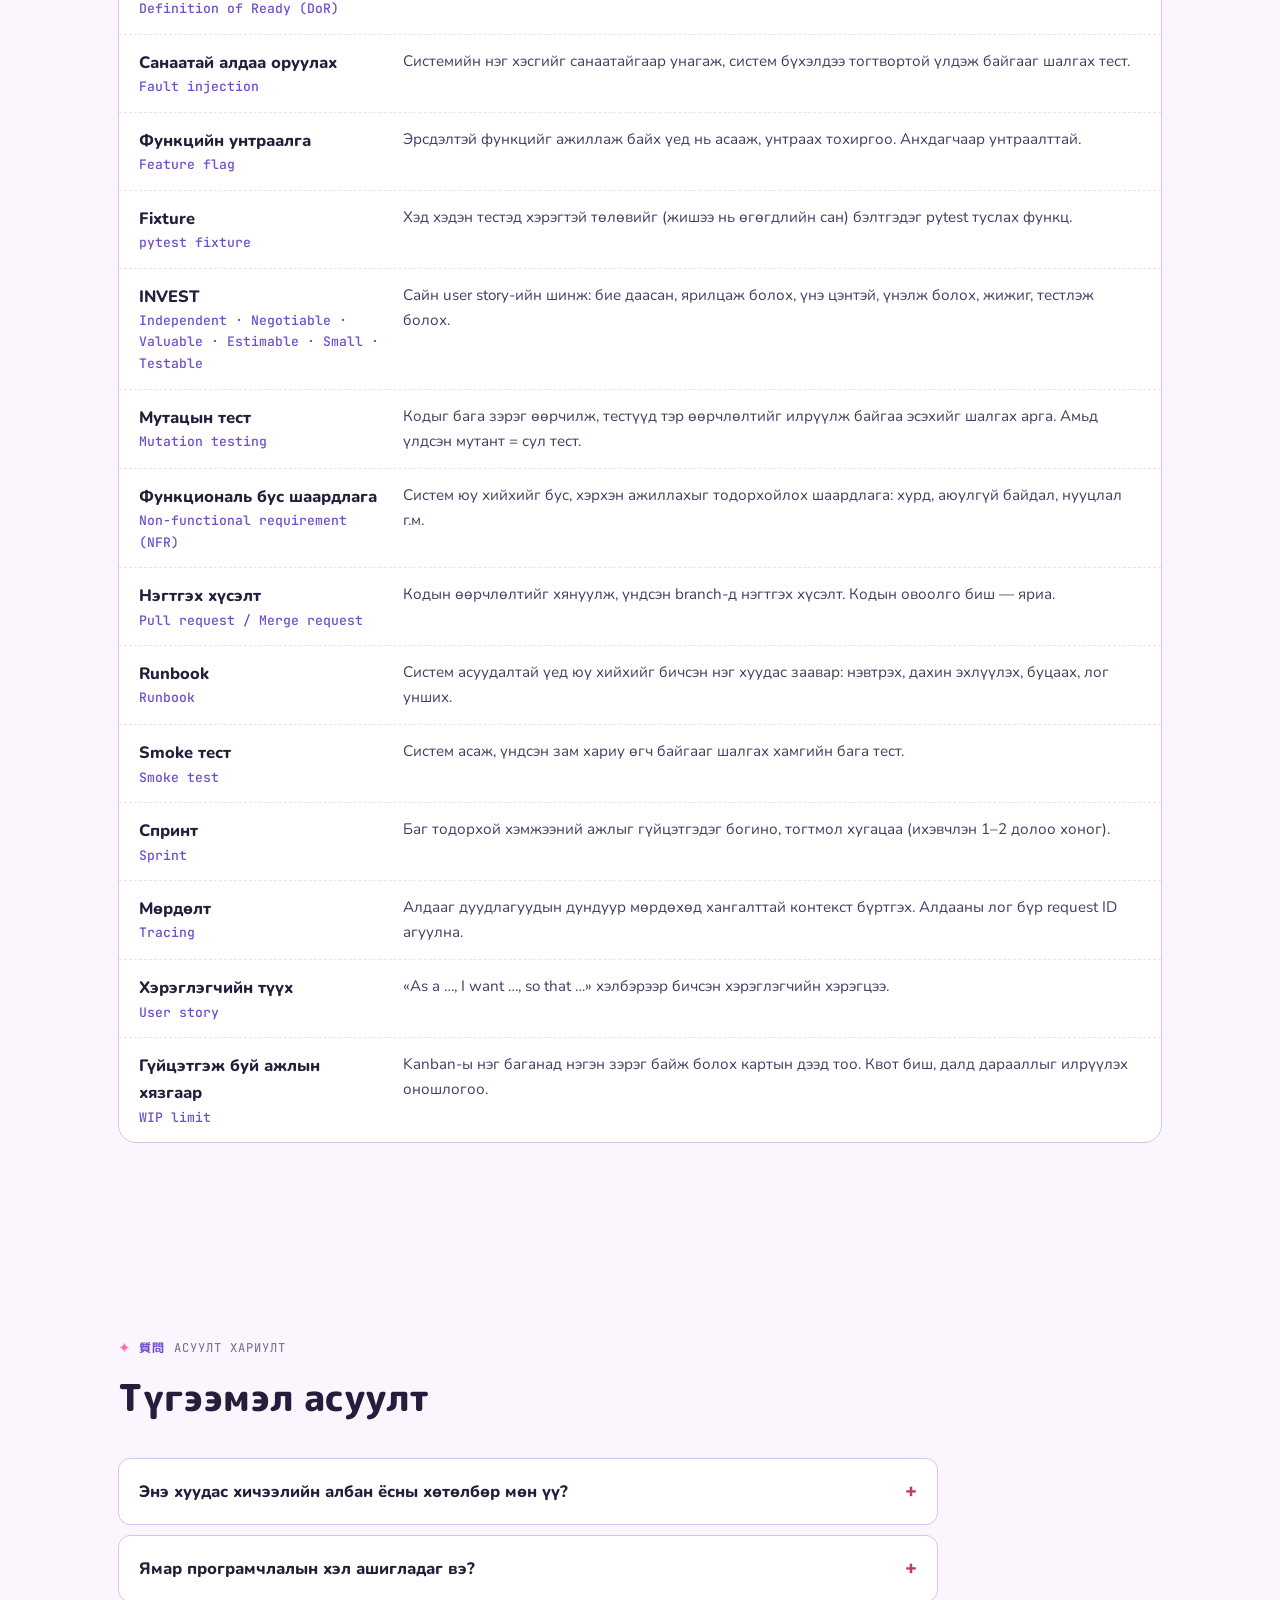
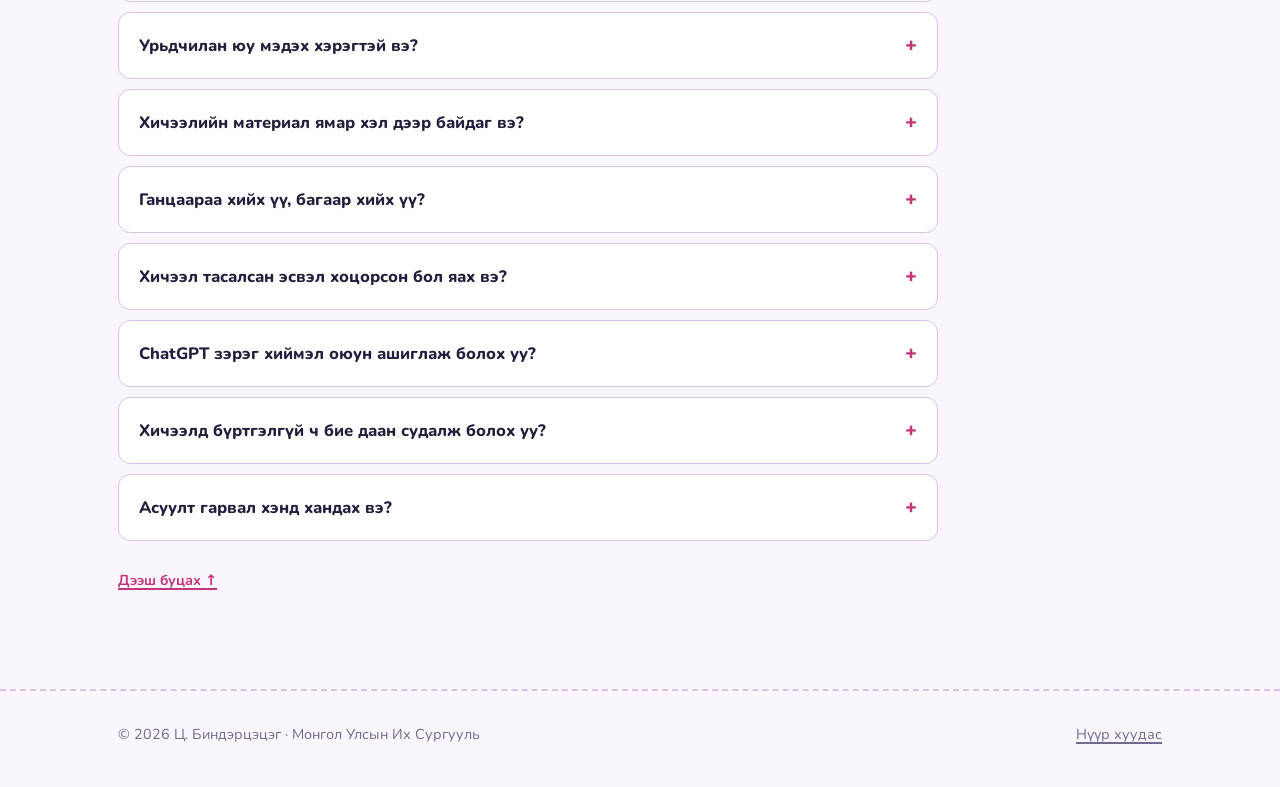
<file: courses/software-engineering.html>
<!doctype html>
<html lang="mn">
<head>
  <meta charset="utf-8">
  <meta name="viewport" content="width=device-width, initial-scale=1">
  <title>Программ хангамжийн инженерчлэлийн үндэс — Ц. Биндэрцэцэг</title>
  <meta name="description" content="Программ хангамжийн инженерчлэлийн үндэс хичээлийн 15 долоо хоногийн төлөвлөгөө, бие даан суралцах заавар, нэр томьёоны тайлбар.">
  <meta property="og:title" content="Программ хангамжийн инженерчлэлийн үндэс">
  <meta property="og:description" content="15 долоо хоногийн төлөвлөгөө ба бие даан суралцах заавар.">
  <meta property="og:type" content="website">
  <link rel="icon" href="../assets/img/favicon.svg" type="image/svg+xml">
  <link rel="preconnect" href="https://fonts.googleapis.com">
  <link rel="preconnect" href="https://fonts.gstatic.com" crossorigin>
  <link rel="stylesheet" href="https://fonts.googleapis.com/css2?family=JetBrains+Mono:wght@400;700&family=M+PLUS+Rounded+1c:wght@500;700;800&family=Nunito:wght@400;600;700;800&display=swap">
  <link rel="stylesheet" href="../assets/css/style.css">
  <script>document.documentElement.classList.add("js");try{var t=localStorage.getItem("theme");if(t)document.documentElement.setAttribute("data-theme",t)}catch(e){}</script>
</head>
<body>
  <a class="skip-link" href="#main">Үндсэн агуулга руу шилжих</a>

  <header class="site-header">
    <div class="container">
      <a class="brand" href="../index.html" aria-label="Нүүр хуудас">
        <span class="brand-mark" aria-hidden="true">✦</span>
        <span>Биндэрцэцэг<span class="dot">.</span></span>
      </a>
      <nav class="nav" aria-label="Үндсэн цэс">
        <ul class="nav-links" id="nav-links">
          <li><a href="../index.html#about">Тухай</a></li>
          <li><a href="../index.html#journey">Туршлага</a></li>
          <li><a href="../index.html#awards">Амжилт</a></li>
          <li><a href="../index.html#classes" aria-current="page">Хичээл</a></li>
          <li><a href="../art.html">Зургууд</a></li>
          <li><a href="../index.html#contact">Холбоо барих</a></li>
        </ul>
        <button class="icon-btn theme-toggle" type="button" aria-label="Өнгөний горим солих">
          <svg class="icon-moon" viewBox="0 0 24 24" fill="none" stroke="currentColor" stroke-width="2" stroke-linecap="round" stroke-linejoin="round" aria-hidden="true"><path d="M21 12.8A9 9 0 1 1 11.2 3a7 7 0 0 0 9.8 9.8z"/></svg>
          <svg class="icon-sun" viewBox="0 0 24 24" fill="none" stroke="currentColor" stroke-width="2" stroke-linecap="round" stroke-linejoin="round" aria-hidden="true"><circle cx="12" cy="12" r="4"/><path d="M12 2v2M12 20v2M4.9 4.9l1.4 1.4M17.7 17.7l1.4 1.4M2 12h2M20 12h2M4.9 19.1l1.4-1.4M17.7 6.3l1.4-1.4"/></svg>
        </button>
        <button class="icon-btn menu-toggle" type="button" aria-label="Цэс нээх" aria-expanded="false" aria-controls="nav-links">
          <svg viewBox="0 0 24 24" fill="none" stroke="currentColor" stroke-width="2" stroke-linecap="round" aria-hidden="true"><path d="M4 7h16M4 12h16M4 17h16"/></svg>
        </button>
      </nav>
    </div>
  </header>

  <main id="main">

    <!-- ===== Хичээлийн нүүр ===== -->
    <section class="course-hero">
      <div class="container">
        <ol class="breadcrumb">
          <li><a href="../index.html">Нүүр</a></li>
          <li><a href="../index.html#classes">Заадаг хичээл</a></li>
          <li aria-current="page">Программ хангамжийн инженерчлэлийн үндэс</li>
        </ol>
        <p class="eyebrow">Лабораторийн хичээл · Монгол Улсын Их Сургууль</p>
        <h1>Программ хангамжийн инженерчлэлийн үндэс</h1>
        <p class="en">Introduction to Software Engineering</p>
        <p class="lead">
          Энэ хичээлээр программ хангамжийг санаанаас нь эхлээд хэрэглэгчид хүргэх хүртэлх бүх замыг туулж сурна.
          Улирлын турш нэг жижиг бүтээгдэхүүнийг алхам алхмаар бүтээж, долоо хоног бүр түүнийгээ илүү найдвартай,
          ойлгомжтой болгоно.
        </p>

        <div class="facts pop">
          <div class="fact"><b>15</b><span>долоо хоног</span></div>
          <div class="fact"><b>4</b><span>үе шат</span></div>
          <div class="fact"><b>12</b><span>хяналтын цэг (M1–M9)</span></div>
          <div class="fact"><b>~135</b><span>минут лаборатори / долоо хоног</span></div>
        </div>

        <div class="notice" role="note">
          <svg viewBox="0 0 24 24" fill="none" stroke="currentColor" stroke-width="2" stroke-linecap="round" stroke-linejoin="round" aria-hidden="true"><circle cx="12" cy="12" r="9"/><path d="M12 11v5M12 8h.01"/></svg>
          <p>
            Энэ хуудас бие даан суралцахад туслах материал юм. Хичээлийн хуваарь, дүн, даалгавар илгээх зэрэг
            албан ёсны мэдээллийг <b>их сургуулийн мэдээллийн системээс</b> харна уу.
          </p>
        </div>
      </div>
    </section>

    <nav class="subnav" aria-label="Хуудасны хэсгүүд">
      <div class="container">
        <ul>
          <li><a href="#overview">Тойм</a></li>
          <li><a href="#how">Хэрхэн суралцах</a></li>
          <li><a href="#plan">15 долоо хоног</a></li>
          <li><a href="#resources">Эх сурвалж</a></li>
          <li><a href="#glossary">Нэр томьёо</a></li>
          <li><a href="#faq">Түгээмэл асуулт</a></li>
        </ul>
      </div>
    </nav>

    <!-- ===== Тойм ===== -->
    <section class="section" id="overview">
      <div class="container">
        <div class="split">
          <div>
            <p class="kicker"><span class="jp">概要</span> Тойм</p>
            <h2>Энэ хичээл юуны тухай вэ?</h2>
          </div>
          <div class="prose">
            <p>
              Программ хангамжийн инженерчлэл гэдэг нь зөвхөн код бичих биш. Хэрэглэгчийн асуудлыг ойлгох,
              шаардлагаа тодорхой бичих, зохиомж гаргах, тест бичих, кодоо хянуулах, аюулгүй байдлыг хангах,
              системээ байршуулж ажиглах — энэ бүгдийг төлөвлөгөөтэй, давтагдахуйц байдлаар хийх ур чадвар юм.
            </p>
            <p>
              Хичээлийн гол онцлог нь <b>нэг төсөл</b>. Та эхний долоо хоногт өөрийн бүтээгдэхүүний санааг сонгож,
              GitLab дээр репозитор үүсгэнэ. Дараагийн долоо хоног бүр түүн дээрээ шинэ давхарга нэмж, улирлын төгсгөлд
              интернетэд ажиллаж буй системээ 10 минутын илтгэлээр танилцуулна.
            </p>
            <p class="eyebrow" style="margin-top:1.8rem">Хичээлийн төгсгөлд та</p>
            <ul class="outcomes">
              <li>Бүтээгдэхүүний санаагаа алсын хараа, хамрах хүрээ, хэмжигдэхүйц зорилттой болгож чадна.</li>
              <li>Хүлээн авах шалгууртай, спринтэд бэлэн user story бичиж, Scrum эсвэл Kanban-аар ажиллаж чадна.</li>
              <li>Цэвэр, уншигдахуйц Python код бичиж, Git branch ба pull request-ээр багтай хамтран ажиллана.</li>
              <li>pytest-ээр тест бичиж, coverage уншиж, CI pipeline тохируулж чадна.</li>
              <li>Кодоо хянуулж, алдааг зөв боловсруулж, үндсэн аюулгүй байдлын арга хэмжээг хэрэгжүүлнэ.</li>
              <li>Системээ нийтэд байршуулж, runbook, ADR зэрэг баримтуудтай болгож, төслөө танилцуулна.</li>
            </ul>
          </div>
        </div>

        <div class="phases">
          <article class="phase ph-foundation">
            <span class="wk">1–3-р долоо хоног</span>
            <h3>Суурь</h3>
            <p>Хэрэгслүүдээ суулгаж, нэр томьёотой танилцаж, бүтээгдэхүүний санаагаа тодорхойлно. Agile-ийн суурь ойлголттой болно.</p>
            <div class="ms"><span class="badge badge-ms">M1</span></div>
          </article>
          <article class="phase ph-build">
            <span class="wk">4–8-р долоо хоног</span>
            <h3>Бүтээх</h3>
            <p>Санаагаа бодит зүйл болгоно: user story, зохиомжийн баримт, ажилладаг прототип, цэвэр код, анхны тестүүд.</p>
            <div class="ms"><span class="badge badge-ms">M2</span><span class="badge badge-ms">M3</span><span class="badge badge-ms">M4</span><span class="badge badge-ms">M5</span></div>
          </article>
          <article class="phase ph-quality">
            <span class="wk">9–13-р долоо хоног</span>
            <h3>Чанар</h3>
            <p>Кодоо итгэл даахуйц болгоно: coverage, CI, кодын хяналт, найдвартай байдал, аюулгүй байдал, байршуулалт.</p>
            <div class="ms"><span class="badge badge-ms">M6</span><span class="badge badge-ms">M7</span><span class="badge badge-ms">M7b</span><span class="badge badge-ms">M8</span><span class="badge badge-ms">M8b</span></div>
          </article>
          <article class="phase ph-wrapup">
            <span class="wk">14–15-р долоо хоног</span>
            <h3>Дүгнэлт</h3>
            <p>Төслөө баримтжуулж, илтгэлээ давтаж, эцсийн демогоо амьдаар үзүүлнэ.</p>
            <div class="ms"><span class="badge badge-ms">M9-prep</span><span class="badge badge-ms">M9</span></div>
          </article>
        </div>
      </div>
    </section>

    <!-- ===== Хэрхэн суралцах ===== -->
    <section class="section" id="how">
      <div class="container">
        <div class="section-head">
          <p class="kicker"><span class="jp">学び方</span> Бие даан суралцах заавар</p>
          <h2>Хэрхэн суралцах вэ?</h2>
          <p>Долоо хоног бүр ижил хэмнэлээр явна. Хичээлээ тасалсан эсвэл бие даан давтаж байгаа бол энэ дарааллыг баримтлаарай.</p>
        </div>

        <ol class="rhythm">
          <li>
            <h3>Унших</h3>
            <span class="time">лекцээс өмнө</span>
            <p>Тухайн долоо хоногийн бүлгийг уншиж, Cornell аргаар тэмдэглэл хөтөлнө. Ойлгоогүй зүйлээ асуулт болгон бичнэ.</p>
          </li>
          <li>
            <h3>Дасгал</h3>
            <span class="time">60–90 минут</span>
            <p>Шинэ ойлголтуудаа өөрийн төсөл дээр бичгээр тайлбарлана. 1–2 хуудас хангалттай.</p>
          </li>
          <li>
            <h3>Лаборатори</h3>
            <span class="time">~135 минут</span>
            <p>Компьютер дээр алхам алхмаар хийх практик ажил. Өмнөх долоо хоногийн ажлаа заавал авчирна.</p>
          </li>
          <li>
            <h3>Эргэцүүлэх</h3>
            <span class="time">15 минут</span>
            <p>Юу хийснээ, юу саад болсноо товч бичнэ. Дараагийн долоо хоногт юуг өөрөөр хийхээ шийднэ.</p>
          </li>
        </ol>

        <div class="study-grid">
          <div class="panel">
            <h3>
              <svg viewBox="0 0 24 24" fill="none" stroke="currentColor" stroke-width="2" stroke-linecap="round" stroke-linejoin="round" aria-hidden="true"><rect x="3" y="4" width="18" height="12" rx="2"/><path d="M8 20h8M12 16v4"/></svg>
              Эхлэхийн өмнө бэлдэх зүйлс
            </h3>
            <ul class="setup">
              <li>Зөөврийн компьютер <span class="when">1-р долоо хоног</span><small>Лабораторид долоо хоног бүр авчирна.</small></li>
              <li><a href="https://code.visualstudio.com/" target="_blank" rel="noopener">VS Code</a> <span class="when">1-р долоо хоног</span><small>Өргөтгөлүүд: Python, Pylance, GitLens.</small></li>
              <li><a href="https://www.python.org/downloads/" target="_blank" rel="noopener">Python 3.11+</a> <span class="when">1-р долоо хоног</span><small>Хичээлийн үндсэн хэл.</small></li>
              <li><a href="https://git-scm.com/" target="_blank" rel="noopener">Git</a> ба <a href="https://gitlab.com/" target="_blank" rel="noopener">GitLab</a> бүртгэл <span class="when">1-р долоо хоног</span><small>Оюутны имэйлээрээ бүртгүүлнэ.</small></li>
              <li><a href="https://www.docker.com/products/docker-desktop/" target="_blank" rel="noopener">Docker Desktop</a> <span class="when">2-р долоо хоног</span><small>Орчноо өөрийн компьютер дээр ажиллуулахад.</small></li>
              <li><code>pip install pytest</code> <span class="when">5-р долоо хоног</span><small>9-р долоо хоногоос <code>pytest-cov</code>, <code>mutmut</code> нэмэгдэнэ.</small></li>
            </ul>
          </div>

          <div style="display:grid;gap:18px">
            <div class="panel">
              <h3>
                <svg viewBox="0 0 24 24" fill="none" stroke="currentColor" stroke-width="2" stroke-linecap="round" stroke-linejoin="round" aria-hidden="true"><path d="M12 3l2.5 5.5L20 9l-4 4 1 6-5-3-5 3 1-6-4-4 5.5-.5z"/></svg>
                Хиймэл оюун ашиглах 3 дүрэм
              </h3>
              <p>Хиймэл оюун ашиглахыг зөвшөөрнө. Гэхдээ үүнийг нэрээ дурдуулалгүй хамтран зохиогч биш, хэрэгсэл гэж үзнэ.</p>
              <ol class="ai-rule">
                <li><span class="n">1</span><span><b>Зориуд ашигла.</b> Юуны тулд ашиглаж байгаагаа мэдэж байх.</span></li>
                <li><span class="n">2</span><span><b>Шалга.</b> Гарсан үр дүнг өөрөө уншиж, ажиллуулж шалгах.</span></li>
                <li><span class="n">3</span><span><b>Баримтжуул.</b> Ямар хэрэгсэл, ямар prompt ашиглаж, юуг шалгаснаа тэмдэглэх.</span></li>
              </ol>
            </div>

            <div class="panel">
              <h3>
                <svg viewBox="0 0 24 24" fill="none" stroke="currentColor" stroke-width="2" stroke-linecap="round" stroke-linejoin="round" aria-hidden="true"><path d="M4 4h12l4 4v12H4z"/><path d="M9 4v16M4 15h16"/></svg>
                Cornell тэмдэглэл
              </h3>
              <p>Унших материал бүрт нэг хуудас. Хоёр баганад хувааж, доор нь дүгнэлт бичнэ.</p>
              <div class="cornell" aria-hidden="true">
                <div class="c1"><b>Түлхүүр үг, асуулт</b>INVEST? AC гэж юу вэ?</div>
                <div class="c2"><b>Дэлгэрэнгүй тэмдэглэл</b>Уншиж байхдаа гол санааг өөрийн үгээр бичнэ.</div>
                <div class="c3"><b>Дүгнэлт</b>1–2 өгүүлбэр.</div>
              </div>
            </div>
          </div>
        </div>
      </div>
    </section>

    <!-- ===== 15 долоо хоног ===== -->
    <section class="section" id="plan">
      <div class="container">
        <div class="section-head">
          <p class="kicker"><span class="jp">予定</span> Төлөвлөгөө</p>
          <h2>15 долоо хоногийн төлөвлөгөө</h2>
          <p>Долоо хоног бүрийг дарж зорилго, унших материал, лабораторийн алхмуудыг үзээрэй. Дуусгасан долоо хоногоо тэмдэглээд явцаа хянаарай. Тэмдэглэгээ зөвхөн таны хөтөч дээр хадгалагдана.</p>
        </div>

        <div class="progress-wrap pop">
          <div>
            <div class="progress-label"><span>Таны явц</span><b id="progress-count">0 / 15</b></div>
            <div class="progress" role="progressbar" aria-label="Дууссан долоо хоног" aria-valuemin="0" aria-valuemax="15" aria-valuenow="0">
              <div class="progress-bar" id="progress-bar"></div>
            </div>
          </div>
          <div class="progress-actions">
            <button class="btn btn-ghost btn-sm" type="button" id="toggle-all">Бүгдийг дэлгэх</button>
            <button class="btn btn-ghost btn-sm" type="button" id="progress-reset">Явц арилгах</button>
          </div>
        </div>

        <div class="filters" role="group" aria-label="Үе шатаар шүүх">
          <button class="filter" type="button" data-filter="all" aria-pressed="true">Бүгд</button>
          <button class="filter ph-foundation" type="button" data-filter="foundation" aria-pressed="false"><span class="dot"></span>Суурь</button>
          <button class="filter ph-build" type="button" data-filter="build" aria-pressed="false"><span class="dot"></span>Бүтээх</button>
          <button class="filter ph-quality" type="button" data-filter="quality" aria-pressed="false"><span class="dot"></span>Чанар</button>
          <button class="filter ph-wrapup" type="button" data-filter="wrapup" aria-pressed="false"><span class="dot"></span>Дүгнэлт</button>
        </div>

        <div class="weeks" id="weeks">
          <noscript><p>Долоо хоногийн төлөвлөгөөг харахын тулд хөтөчийнхөө JavaScript-ийг идэвхжүүлнэ үү.</p></noscript>
        </div>
      </div>
    </section>

    <!-- ===== Эх сурвалж ===== -->
    <section class="section" id="resources">
      <div class="container">
        <div class="section-head">
          <p class="kicker"><span class="jp">資料</span> Эх сурвалж</p>
          <h2>Ном ба эх сурвалж</h2>
          <p>Хичээлийн хоёр үндсэн ном. Төлөвлөгөөнд эдгээрийг <b>ESP</b>, <b>SEAB</b> гэж товчилсон.</p>
        </div>

        <div class="books">
          <article class="book">
            <div class="book-spine ph-build" aria-hidden="true">ESP</div>
            <div>
              <h3>Engineering Software Products</h3>
              <p class="by">Ian Sommerville · Pearson, 2021</p>
              <p>Программ хангамжийн бүтээгдэхүүн, agile, шаардлага, архитектур, аюулгүй байдал, тест, DevOps-ийн үндсэн ном.</p>
            </div>
          </article>
          <article class="book">
            <div class="book-spine ph-foundation" aria-hidden="true">SEAB</div>
            <div>
              <h3>Software Engineering for Absolute Beginners</h3>
              <p class="by">Nico Loubser · Apress, 2021</p>
              <p>Docker, Git, загварууд, pytest, CI зэрэг практик хэрэгслүүдийг алхам алхмаар тайлбарласан ном.</p>
            </div>
          </article>
        </div>

        <h3 style="margin-top:44px">Онлайн баримт бичиг</h3>
        <div class="links-grid">
          <a class="link-row" href="https://agilemanifesto.org/principles.html" target="_blank" rel="noopener">Agile манифестын 12 зарчим <span>3-р долоо хоног</span></a>
          <a class="link-row" href="https://git-scm.com/book/en/v2" target="_blank" rel="noopener">Pro Git ном (үнэгүй) <span>1-р долоо хоногоос</span></a>
          <a class="link-row" href="https://docs.docker.com/get-started/" target="_blank" rel="noopener">Docker — эхлэх заавар <span>2-р долоо хоног</span></a>
          <a class="link-row" href="https://docs.pytest.org/" target="_blank" rel="noopener">pytest баримт бичиг <span>5–9-р долоо хоног</span></a>
          <a class="link-row" href="https://docs.gitlab.com/ee/ci/" target="_blank" rel="noopener">GitLab CI/CD <span>9-р долоо хоног</span></a>
          <a class="link-row" href="https://owasp.org/www-project-top-ten/" target="_blank" rel="noopener">OWASP Top 10 <span>12-р долоо хоног</span></a>
        </div>

        <h3 style="margin-top:44px">Цааш унших</h3>
        <ul class="further">
          <li>Robert C. Martin — <i>Clean Code</i> (2008)</li>
          <li>Martin Fowler — <i>Refactoring</i>, 2-р хэвлэл (2018)</li>
          <li>Kent Beck — <i>Test-Driven Development</i> (2003)</li>
          <li>Michael Nygard — <i>Release It!</i>, 2-р хэвлэл (2018)</li>
          <li>Martin Kleppmann — <i>Designing Data-Intensive Applications</i> (2017)</li>
        </ul>
      </div>
    </section>

    <!-- ===== Нэр томьёо ===== -->
    <section class="section" id="glossary">
      <div class="container">
        <div class="section-head">
          <p class="kicker"><span class="jp">用語</span> Нэр томьёо</p>
          <h2>Нэр томьёоны толь</h2>
          <p>Хичээлийн материал англи хэл дээр байдаг тул гол нэр томьёоны монгол тайлбарыг энд цуглуулав.</p>
        </div>

        <div class="glossary-tools">
          <label class="search">
            <svg viewBox="0 0 24 24" fill="none" stroke="currentColor" stroke-width="2" stroke-linecap="round" aria-hidden="true"><circle cx="11" cy="11" r="7"/><path d="M20 20l-3.5-3.5"/></svg>
            <span class="visually-hidden">Нэр томьёо хайх</span>
            <input id="glossary-q" type="search" placeholder="Хайх: жишээ нь INVEST, тест…" autocomplete="off">
          </label>
        </div>

        <dl class="glossary">
          <div class="term"><dt>Хүлээн авах шалгуур<small>Acceptance criterion (AC)</small></dt><dd>Story дууссан эсэхийг шалгах, ажиглаж тестлэж болох нөхцөл. «Ажиллах ёстой» гэдэг нь шалгуур биш.</dd></div>
          <div class="term"><dt>Хамрах хүрээнээс гадуурх зүйл<small>Anti-scope</small></dt><dd>Бүтээгдэхүүн юуг санаатайгаар хийхгүйг тодорхойлсон өгүүлбэрүүд. Хавсралт биш, сахилга бат.</dd></div>
          <div class="term"><dt>Салбар<small>Branch</small></dt><dd>Git репо доторх тусдаа хөгжүүлэлтийн шугам. Нэршил: <code>feature/&lt;богино-нэр&gt;</code>.</dd></div>
          <div class="term"><dt>Тасралтгүй нэгтгэл<small>Continuous Integration (CI)</small></dt><dd>Push бүрт тестийг автоматаар ажиллуулж, алдаатай кодыг нэгтгэхээс сэргийлэх процесс.</dd></div>
          <div class="term"><dt>Тестийн хамралт<small>Coverage</small></dt><dd>Тест ажиллах үед гүйцэтгэгдсэн кодын хувь. Оношлогооны хэрэгсэл, зорилго биш — чанартай адил зүйл биш.</dd></div>
          <div class="term"><dt>«Дууссан»-ы тодорхойлолт<small>Definition of Done (DoD)</small></dt><dd>Дууссан story бүр ямар байх ёстойг тохирсон багийн гэрээ. Хувилбарын хяналтад хадгална.</dd></div>
          <div class="term"><dt>«Бэлэн»-ий тодорхойлолт<small>Definition of Ready (DoR)</small></dt><dd>Story-г спринтэд авахаас өмнө хангасан байх шаардлага: INVEST, шалгуур, шошго, ярилцлага.</dd></div>
          <div class="term"><dt>Санаатай алдаа оруулах<small>Fault injection</small></dt><dd>Системийн нэг хэсгийг санаатайгаар унагаж, систем бүхэлдээ тогтвортой үлдэж байгааг шалгах тест.</dd></div>
          <div class="term"><dt>Функцийн унтраалга<small>Feature flag</small></dt><dd>Эрсдэлтэй функцийг ажиллаж байх үед нь асааж, унтраах тохиргоо. Анхдагчаар унтраалттай.</dd></div>
          <div class="term"><dt>Fixture<small>pytest fixture</small></dt><dd>Хэд хэдэн тестэд хэрэгтэй төлөвийг (жишээ нь өгөгдлийн сан) бэлтгэдэг pytest туслах функц.</dd></div>
          <div class="term"><dt>INVEST<small>Independent · Negotiable · Valuable · Estimable · Small · Testable</small></dt><dd>Сайн user story-ийн шинж: бие даасан, ярилцаж болох, үнэ цэнтэй, үнэлж болох, жижиг, тестлэж болох.</dd></div>
          <div class="term"><dt>Мутацын тест<small>Mutation testing</small></dt><dd>Кодыг бага зэрэг өөрчилж, тестүүд тэр өөрчлөлтийг илрүүлж байгаа эсэхийг шалгах арга. Амьд үлдсэн мутант = сул тест.</dd></div>
          <div class="term"><dt>Функциональ бус шаардлага<small>Non-functional requirement (NFR)</small></dt><dd>Систем юу хийхийг бус, хэрхэн ажиллахыг тодорхойлох шаардлага: хурд, аюулгүй байдал, нууцлал г.м.</dd></div>
          <div class="term"><dt>Нэгтгэх хүсэлт<small>Pull request / Merge request</small></dt><dd>Кодын өөрчлөлтийг хянуулж, үндсэн branch-д нэгтгэх хүсэлт. Кодын овоолго биш — яриа.</dd></div>
          <div class="term"><dt>Runbook<small>Runbook</small></dt><dd>Систем асуудалтай үед юу хийхийг бичсэн нэг хуудас заавар: нэвтрэх, дахин эхлүүлэх, буцаах, лог унших.</dd></div>
          <div class="term"><dt>Smoke тест<small>Smoke test</small></dt><dd>Систем асаж, үндсэн зам хариу өгч байгааг шалгах хамгийн бага тест.</dd></div>
          <div class="term"><dt>Спринт<small>Sprint</small></dt><dd>Баг тодорхой хэмжээний ажлыг гүйцэтгэдэг богино, тогтмол хугацаа (ихэвчлэн 1–2 долоо хоног).</dd></div>
          <div class="term"><dt>Мөрдөлт<small>Tracing</small></dt><dd>Алдааг дуудлагуудын дундуур мөрдөхөд хангалттай контекст бүртгэх. Алдааны лог бүр request ID агуулна.</dd></div>
          <div class="term"><dt>Хэрэглэгчийн түүх<small>User story</small></dt><dd>«As a …, I want …, so that …» хэлбэрээр бичсэн хэрэглэгчийн хэрэгцээ.</dd></div>
          <div class="term"><dt>Гүйцэтгэж буй ажлын хязгаар<small>WIP limit</small></dt><dd>Kanban-ы нэг баганад нэгэн зэрэг байж болох картын дээд тоо. Квот биш, далд дарааллыг илрүүлэх оношлогоо.</dd></div>
        </dl>
        <p class="glossary-empty" id="glossary-empty" hidden>Тохирох нэр томьёо олдсонгүй.</p>
      </div>
    </section>

    <!-- ===== Түгээмэл асуулт ===== -->
    <section class="section" id="faq">
      <div class="container">
        <div class="section-head">
          <p class="kicker"><span class="jp">質問</span> Асуулт хариулт</p>
          <h2>Түгээмэл асуулт</h2>
        </div>

        <div class="faq">
          <details>
            <summary>Энэ хуудас хичээлийн албан ёсны хөтөлбөр мөн үү?</summary>
            <div><p>Үгүй. Энэ хуудас хичээлийн агуулгыг ойлгох, бие даан давтахад туслах зорилготой. Хичээлийн хуваарь, дүн, даалгавар илгээх зэрэг албан ёсны мэдээллийг их сургуулийн мэдээллийн системээс харна уу.</p></div>
          </details>
          <details>
            <summary>Ямар програмчлалын хэл ашигладаг вэ?</summary>
            <div><p>Python 3.11 ба түүнээс дээш хувилбар. Тест бичихэд pytest, хувилбарын хяналтад Git ба GitLab, орчноо ажиллуулахад Docker ашиглана.</p></div>
          </details>
          <details>
            <summary>Урьдчилан юу мэдэх хэрэгтэй вэ?</summary>
            <div><p>Python-ы үндсэн мэдлэг (хувьсагч, функц, класс) хангалттай. Git, Docker, тест, CI зэргийг хичээлийн явцад алхам алхмаар заана. 1-р долоо хоногийн лабораторийн ажлаас эхлээрэй.</p></div>
          </details>
          <details>
            <summary>Хичээлийн материал ямар хэл дээр байдаг вэ?</summary>
            <div><p>Хичээл англи хэл дээр явагддаг тул лекц, дасгал, лабораторийн материал англи хэл дээр байна. Энэ хуудасны <a href="#glossary">нэр томьёоны тольд</a> гол ойлголтуудын монгол тайлбар бий.</p></div>
          </details>
          <details>
            <summary>Ганцаараа хийх үү, багаар хийх үү?</summary>
            <div><p>Заавар өөрөөр заагаагүй бол лабораторийн ажлыг ганцаараа хийнэ. Зарим хэсэгт (жишээ нь хос хяналт) өөр оюутантай хамтарна. 1–2 хүний суралцах бүлэг байгуулж болно, гэхдээ заавал биш.</p></div>
          </details>
          <details>
            <summary>Хичээл тасалсан эсвэл хоцорсон бол яах вэ?</summary>
            <div>
              <p>Долоо хоног бүр өмнөх долоо хоногийн ажил дээр суурилдаг. Тиймээс:</p>
              <ol>
                <li>Тасалсан долоо хоногийнхоо <a href="#plan">төлөвлөгөөг</a> нээж, унших материалыг гүйлгэж уншина.</li>
                <li>Тэр долоо хоногийн лабораторийн ажлыг эхэлж хийнэ — дараагийн долоо хоногууд үүн дээр тулгуурладаг.</li>
                <li>Дараа нь одоогийн долоо хоног руугаа шилжиж, явцаа «Дууссан» тэмдэглэгээгээр хянана.</li>
              </ol>
              <p>Хоёр долоо хоногоос дээш нэг асуудал дээр гацсан бол лабораторийн цагаар заавал асуугаарай.</p>
            </div>
          </details>
          <details>
            <summary>ChatGPT зэрэг хиймэл оюун ашиглаж болох уу?</summary>
            <div><p>Болно, гэхдээ <a href="#how">гурван алхамт дүрмийг</a> мөрдөнө: зориуд ашиглах, үр дүнг шалгах, ямар хэрэгсэл, ямар prompt ашиглаж, юуг шалгаснаа баримтжуулах. Prompt-оо тэмдэглээгүй бол тухайн алхмаа дахин хийж баримтжуулахыг шаардаж болно.</p></div>
          </details>
          <details>
            <summary>Хичээлд бүртгэлгүй ч бие даан судалж болох уу?</summary>
            <div><p>Болно. Төлөвлөгөөг 1-р долоо хоногоос дарааллаар нь дагаж, өөрийн жижиг төслийг эхнээс нь хийж үзээрэй. Хоёр үндсэн номыг хамт уншихыг зөвлөж байна.</p></div>
          </details>
          <details>
            <summary>Асуулт гарвал хэнд хандах вэ?</summary>
            <div><p>Лабораторийн цагаар асуух эсвэл <a href="../index.html#contact">холбоо барих</a> хэсэгт буй хаягаар холбогдоорой.</p></div>
          </details>
        </div>

        <a class="back-top" href="#main">Дээш буцах ↑</a>
      </div>
    </section>

  </main>

  <footer class="site-footer">
    <div class="container">
      <span>© <span data-year>2026</span> Ц. Биндэрцэцэг · Монгол Улсын Их Сургууль</span>
      <a href="../index.html">Нүүр хуудас</a>
    </div>
  </footer>

  <script src="../assets/js/main.js"></script>
  <script src="../assets/js/course-weeks.js"></script>
  <script src="../assets/js/course.js"></script>
</body>
</html>
</file>
<file: assets/css/style.css>
/* ==========================================================================
   Портфолио — Ц. Биндэрцэцэг
   Аниме хэв маягтай: гэгээн горимд сакура ягаан, харанхуй горимд одтой шөнө.
   Өнгө, үсгийн хэв маягийг :root доторх хувьсагчдаар удирдана.
   ========================================================================== */

:root {
  --bg: #fbf6fd;
  --bg-2: #f4ecfb;
  --surface: #ffffff;
  --surface-2: #f6effb;
  --ink: #261d3d;
  --ink-2: #463c63;
  --muted: #73688e;
  --line: #ebe1f4;
  --line-strong: #d5c4e8;
  --outline: #3a2d5c;
  --pop-shadow: 4px 4px 0 #efb3d3;
  --pop-shadow-hover: 6px 6px 0 #efb3d3;

  --accent: #c2367a;
  --accent-bright: #ff6fae;
  --accent-ink: #ffffff;
  --accent-soft: #fde4f0;
  --lav: #6f4fd0;
  --lav-soft: #ece5ff;
  --sky: #2b84c4;
  --sky-soft: #e0f1fc;
  --sun: #e9a21f;
  --focus: #6f4fd0;
  --grad: linear-gradient(100deg, #ff5fa4 0%, #a274ff 52%, #4fb8f5 100%);
  --on-grad: #ffffff;
  --on-grad-shadow: 0 1px 1px rgba(38, 29, 61, .35);

  --ph-foundation: #0f8478;
  --ph-foundation-soft: #ddf3ef;
  --ph-build: #6f4fd0;
  --ph-build-soft: #ece5ff;
  --ph-quality: #b4620a;
  --ph-quality-soft: #fbecd6;
  --ph-wrapup: #c2367a;
  --ph-wrapup-soft: #fde4f0;

  --pattern: radial-gradient(circle at 1px 1px, rgba(111, 79, 208, .11) 1.1px, transparent 1.6px);
  --pattern-size: 22px 22px;
  --glow: radial-gradient(700px 420px at 92% -8%, rgba(255, 111, 174, .16), transparent 70%),
          radial-gradient(600px 460px at -6% 26%, rgba(162, 116, 255, .12), transparent 70%);

  --shadow: 0 1px 2px rgba(38, 29, 61, .05), 0 10px 26px -14px rgba(38, 29, 61, .2);
  --radius: 18px;
  --radius-sm: 12px;

  --font-display: "M PLUS Rounded 1c", "Nunito", system-ui, sans-serif;
  --font-sans: "Nunito", system-ui, -apple-system, "Segoe UI", Roboto, sans-serif;
  --font-mono: "JetBrains Mono", ui-monospace, SFMono-Regular, Menlo, monospace;

  --container: 1100px;
  --header-h: 66px;
  color-scheme: light;
}

@media (prefers-color-scheme: dark) {
  :root:not([data-theme="light"]) {
    --bg: #100c22;
    --bg-2: #150f2d;
    --surface: #1b1535;
    --surface-2: #241d45;
    --ink: #f4effe;
    --ink-2: #d9cff3;
    --muted: #a99dcc;
    --line: #2d2552;
    --line-strong: #433871;
    --outline: #54479a;
    --pop-shadow: 4px 4px 0 rgba(255, 140, 198, .38);
    --pop-shadow-hover: 6px 6px 0 rgba(255, 140, 198, .5);

    --accent: #ff8cc6;
    --accent-bright: #ff8cc6;
    --accent-ink: #1a1030;
    --accent-soft: #3a2148;
    --lav: #b9a3ff;
    --lav-soft: #2a2352;
    --sky: #86d4ff;
    --sky-soft: #172a47;
    --sun: #ffd27a;
    --focus: #b9a3ff;
    --grad: linear-gradient(100deg, #ff8cc6 0%, #b9a3ff 52%, #86d4ff 100%);
    --on-grad: #1a1030;
    --on-grad-shadow: none;

    --ph-foundation: #63d6c7;
    --ph-foundation-soft: #14302e;
    --ph-build: #b9a3ff;
    --ph-build-soft: #2a2352;
    --ph-quality: #ffc66e;
    --ph-quality-soft: #35291a;
    --ph-wrapup: #ff8cc6;
    --ph-wrapup-soft: #3a2148;

    --pattern:
      radial-gradient(1.3px 1.3px at 24px 36px, rgba(255, 255, 255, .85), transparent 70%),
      radial-gradient(1px 1px at 142px 88px, rgba(255, 210, 238, .75), transparent 70%),
      radial-gradient(1.6px 1.6px at 214px 166px, rgba(190, 225, 255, .8), transparent 70%),
      radial-gradient(1px 1px at 78px 204px, rgba(255, 255, 255, .55), transparent 70%),
      radial-gradient(1.1px 1.1px at 268px 30px, rgba(255, 255, 255, .6), transparent 70%),
      radial-gradient(1px 1px at 186px 250px, rgba(220, 200, 255, .6), transparent 70%);
    --pattern-size: 300px 280px;
    --glow: radial-gradient(760px 460px at 90% -10%, rgba(185, 163, 255, .2), transparent 70%),
            radial-gradient(620px 480px at -8% 30%, rgba(255, 140, 198, .11), transparent 70%),
            radial-gradient(700px 500px at 60% 110%, rgba(134, 212, 255, .08), transparent 70%);
    --shadow: 0 1px 2px rgba(0, 0, 0, .35), 0 12px 30px -14px rgba(0, 0, 0, .7);
    color-scheme: dark;
  }
}

:root[data-theme="dark"] {
  --bg: #100c22;
  --bg-2: #150f2d;
  --surface: #1b1535;
  --surface-2: #241d45;
  --ink: #f4effe;
  --ink-2: #d9cff3;
  --muted: #a99dcc;
  --line: #2d2552;
  --line-strong: #433871;
  --outline: #54479a;
  --pop-shadow: 4px 4px 0 rgba(255, 140, 198, .38);
  --pop-shadow-hover: 6px 6px 0 rgba(255, 140, 198, .5);

  --accent: #ff8cc6;
  --accent-bright: #ff8cc6;
  --accent-ink: #1a1030;
  --accent-soft: #3a2148;
  --lav: #b9a3ff;
  --lav-soft: #2a2352;
  --sky: #86d4ff;
  --sky-soft: #172a47;
  --sun: #ffd27a;
  --focus: #b9a3ff;
  --grad: linear-gradient(100deg, #ff8cc6 0%, #b9a3ff 52%, #86d4ff 100%);
  --on-grad: #1a1030;
  --on-grad-shadow: none;

  --ph-foundation: #63d6c7;
  --ph-foundation-soft: #14302e;
  --ph-build: #b9a3ff;
  --ph-build-soft: #2a2352;
  --ph-quality: #ffc66e;
  --ph-quality-soft: #35291a;
  --ph-wrapup: #ff8cc6;
  --ph-wrapup-soft: #3a2148;

  --pattern:
    radial-gradient(1.3px 1.3px at 24px 36px, rgba(255, 255, 255, .85), transparent 70%),
    radial-gradient(1px 1px at 142px 88px, rgba(255, 210, 238, .75), transparent 70%),
    radial-gradient(1.6px 1.6px at 214px 166px, rgba(190, 225, 255, .8), transparent 70%),
    radial-gradient(1px 1px at 78px 204px, rgba(255, 255, 255, .55), transparent 70%),
    radial-gradient(1.1px 1.1px at 268px 30px, rgba(255, 255, 255, .6), transparent 70%),
    radial-gradient(1px 1px at 186px 250px, rgba(220, 200, 255, .6), transparent 70%);
  --pattern-size: 300px 280px;
  --glow: radial-gradient(760px 460px at 90% -10%, rgba(185, 163, 255, .2), transparent 70%),
          radial-gradient(620px 480px at -8% 30%, rgba(255, 140, 198, .11), transparent 70%),
          radial-gradient(700px 500px at 60% 110%, rgba(134, 212, 255, .08), transparent 70%);
  --shadow: 0 1px 2px rgba(0, 0, 0, .35), 0 12px 30px -14px rgba(0, 0, 0, .7);
  color-scheme: dark;
}

/* ---------- Base ---------- */

*, *::before, *::after { box-sizing: border-box; }

html {
  scroll-behavior: smooth;
  scroll-padding-top: calc(var(--header-h) + 64px);
  -webkit-text-size-adjust: 100%;
}

body {
  margin: 0;
  background-color: var(--bg);
  color: var(--ink);
  font-family: var(--font-sans);
  font-size: 16.5px;
  line-height: 1.65;
  -webkit-font-smoothing: antialiased;
  text-rendering: optimizeLegibility;
  overflow-x: hidden;
}

/* Арын дэвсгэр: гэгээн горимд дэлгэцийн цэг (screentone), харанхуйд одод */
body::before,
body::after {
  content: "";
  position: fixed;
  inset: 0;
  z-index: -1;
  pointer-events: none;
}
body::before { background-image: var(--pattern); background-size: var(--pattern-size); }
body::after { background: var(--glow); }

body.has-mode-switch { padding-bottom: 84px; }

img, svg { display: block; max-width: 100%; }

a { color: var(--accent); text-decoration-thickness: 1.5px; text-underline-offset: 3px; }
a:hover { text-decoration-thickness: 2.5px; }

:focus-visible {
  outline: 2.5px solid var(--focus);
  outline-offset: 3px;
  border-radius: 8px;
}

::selection { background: var(--accent-bright); color: #fff; }

h1, h2, h3, h4 {
  font-family: var(--font-display);
  font-weight: 800;
  line-height: 1.22;
  letter-spacing: -0.005em;
  margin: 0 0 .5em;
  color: var(--ink);
  text-wrap: balance;
}

h1 { font-size: clamp(2.3rem, 5vw + 1rem, 3.6rem); }
h2 { font-size: clamp(1.7rem, 2.2vw + 1rem, 2.3rem); }
h3 { font-size: 1.18rem; }

p { margin: 0 0 1em; text-wrap: pretty; }

code {
  font-family: var(--font-mono);
  font-size: .84em;
  background: var(--surface-2);
  border: 1px solid var(--line);
  padding: .08em .38em;
  border-radius: 6px;
  word-break: break-word;
}

.container {
  width: 100%;
  max-width: var(--container);
  margin: 0 auto;
  padding: 0 16px;
}
@media (min-width: 720px) { .container { padding: 0 28px; } }

.skip-link {
  position: absolute;
  left: 12px;
  top: -48px;
  z-index: 100;
  background: var(--accent);
  color: var(--accent-ink);
  padding: 8px 14px;
  border-radius: 10px;
  text-decoration: none;
}
.skip-link:focus { top: 12px; }

.visually-hidden {
  position: absolute !important;
  width: 1px; height: 1px;
  overflow: hidden; clip: rect(0 0 0 0);
  white-space: nowrap;
}

.eyebrow,
.kicker {
  display: flex;
  align-items: center;
  flex-wrap: wrap;
  gap: 8px;
  font-family: var(--font-mono);
  font-size: .76rem;
  letter-spacing: .08em;
  text-transform: uppercase;
  color: var(--muted);
  margin: 0 0 .9rem;
}
.kicker::before { content: "✦"; color: var(--accent-bright); font-size: .95rem; letter-spacing: 0; }
.kicker .jp {
  font-family: var(--font-display);
  letter-spacing: .12em;
  color: var(--lav);
  font-weight: 700;
  text-transform: none;
}

.lead { font-size: 1.12rem; color: var(--ink-2); max-width: 62ch; }
.muted { color: var(--muted); }

.grad-text {
  background: var(--grad);
  -webkit-background-clip: text;
          background-clip: text;
  color: transparent;
}

/* Наалт (sticker) хэлбэрийн карт */
.pop {
  background: var(--surface);
  border: 2px solid var(--outline);
  border-radius: var(--radius);
  box-shadow: var(--pop-shadow);
  transition: transform .18s ease, box-shadow .18s ease;
}
a.pop:hover, .pop.hoverable:hover { transform: translate(-2px, -2px); box-shadow: var(--pop-shadow-hover); }

/* ---------- Header ---------- */

.site-header {
  position: sticky;
  top: 0;
  z-index: 50;
  height: var(--header-h);
  background: color-mix(in srgb, var(--bg) 82%, transparent);
  backdrop-filter: saturate(1.4) blur(12px);
  -webkit-backdrop-filter: saturate(1.4) blur(12px);
  border-bottom: 1px solid transparent;
  transition: border-color .2s ease;
}
.site-header.is-scrolled { border-bottom-color: var(--line); }

.site-header .container {
  height: 100%;
  display: flex;
  align-items: center;
  justify-content: space-between;
  gap: 16px;
}

.brand {
  display: inline-flex;
  align-items: center;
  gap: 10px;
  color: var(--ink);
  text-decoration: none;
  font-family: var(--font-display);
  font-weight: 800;
  font-size: 1.12rem;
  white-space: nowrap;
}
.brand-mark {
  width: 34px; height: 34px;
  border-radius: 11px;
  display: grid; place-items: center;
  background: var(--grad);
  color: #fff;
  font-size: 1rem;
  border: 2px solid var(--outline);
  box-shadow: 2px 2px 0 var(--outline);
}
.brand .dot { color: var(--accent-bright); margin-left: 1px; }

.nav { display: flex; align-items: center; gap: 6px; }
.nav-links { display: flex; align-items: center; gap: 2px; list-style: none; margin: 0; padding: 0; }
.nav-links a {
  display: block;
  padding: 8px 12px;
  border-radius: 10px;
  color: var(--ink-2);
  text-decoration: none;
  font-weight: 600;
  font-size: .95rem;
}
.nav-links a:hover { background: var(--surface-2); color: var(--ink); }
.nav-links a[aria-current="page"] { color: var(--accent); }

.icon-btn {
  width: 40px; height: 40px;
  display: inline-grid; place-items: center;
  border: 2px solid var(--outline);
  background: var(--surface);
  color: var(--ink);
  border-radius: 12px;
  cursor: pointer;
  box-shadow: 2px 2px 0 var(--outline);
  transition: transform .12s ease, box-shadow .12s ease;
}
.icon-btn:hover { transform: translate(-1px, -1px); box-shadow: 3px 3px 0 var(--outline); }
.icon-btn:active { transform: translate(1px, 1px); box-shadow: 1px 1px 0 var(--outline); }
.icon-btn svg { width: 18px; height: 18px; }

.theme-toggle .icon-sun { display: none; }
:root[data-theme="dark"] .theme-toggle .icon-sun { display: block; }
:root[data-theme="dark"] .theme-toggle .icon-moon { display: none; }
@media (prefers-color-scheme: dark) {
  :root:not([data-theme="light"]) .theme-toggle .icon-sun { display: block; }
  :root:not([data-theme="light"]) .theme-toggle .icon-moon { display: none; }
}

.menu-toggle { display: none; }

@media (max-width: 860px) {
  .menu-toggle { display: inline-grid; }
  .nav-links {
    position: absolute;
    top: var(--header-h);
    left: 0; right: 0;
    flex-direction: column;
    align-items: stretch;
    gap: 0;
    padding: 8px 16px 16px;
    background: var(--bg);
    border-bottom: 2px solid var(--outline);
    box-shadow: var(--shadow);
    display: none;
  }
  .nav-links.is-open { display: flex; }
  .nav-links a { padding: 12px; font-size: 1.02rem; }
}

/* ---------- Buttons ---------- */

.btn {
  display: inline-flex;
  align-items: center;
  gap: 8px;
  padding: 11px 20px;
  border-radius: 999px;
  font-family: var(--font-sans);
  font-weight: 800;
  font-size: .97rem;
  text-decoration: none;
  border: 2px solid var(--outline);
  cursor: pointer;
  box-shadow: 3px 3px 0 var(--outline);
  transition: transform .12s ease, box-shadow .12s ease, background .15s ease;
}
.btn:hover { transform: translate(-1px, -1px); box-shadow: 4px 4px 0 var(--outline); text-decoration: none; }
.btn:active { transform: translate(2px, 2px); box-shadow: 1px 1px 0 var(--outline); }
.btn svg { width: 17px; height: 17px; flex: none; }
.btn-primary { background: var(--grad); color: var(--on-grad); text-shadow: var(--on-grad-shadow); }
.btn-ghost { background: var(--surface); color: var(--ink); }
.btn-sm { padding: 6px 13px; font-size: .86rem; box-shadow: 2px 2px 0 var(--outline); }
.btn-sm:hover { box-shadow: 3px 3px 0 var(--outline); }

/* ---------- Sections ---------- */

.section { padding: 72px 0; position: relative; }
@media (min-width: 900px) { .section { padding: 96px 0; } }
.section-alt { background: color-mix(in srgb, var(--bg-2) 70%, transparent); }

.section-head { max-width: 700px; margin-bottom: 38px; }
.section-head p { color: var(--muted); }
.section-head.center { margin-left: auto; margin-right: auto; text-align: center; }
.section-head.center .kicker { justify-content: center; }

.split { display: grid; gap: 28px; }
@media (min-width: 900px) { .split { grid-template-columns: 280px 1fr; gap: 56px; } }

/* Scroll-оор гарч ирэх хөдөлгөөн (JS ажиллаж байвал) */
html.js .reveal { opacity: 0; transform: translateY(16px); transition: opacity .6s ease, transform .6s ease; }
html.js .reveal.in { opacity: 1; transform: none; }

/* ==========================================================================
   Home — hero
   ========================================================================== */

.hero {
  position: relative;
  overflow: hidden;
  padding: 56px 0 40px;
  text-align: center;
}
@media (min-width: 900px) { .hero { padding: 80px 0 56px; } }

.avatar-wrap {
  position: relative;
  width: min(236px, 60vw);
  aspect-ratio: 1;
  margin: 0 auto 30px;
}
.avatar-wrap::before {
  content: "";
  position: absolute;
  inset: -7px;
  border-radius: 50%;
  background: var(--grad);
}
.avatar-ring {
  position: absolute;
  inset: -20px;
  border-radius: 50%;
  background: repeating-conic-gradient(from 0deg, var(--accent-bright) 0deg 9deg, transparent 9deg 16deg);
  -webkit-mask: radial-gradient(farthest-side, transparent calc(100% - 4px), #000 calc(100% - 3.5px));
          mask: radial-gradient(farthest-side, transparent calc(100% - 4px), #000 calc(100% - 3.5px));
  opacity: .85;
  animation: spin 40s linear infinite;
}
.avatar {
  position: relative;
  width: 100%;
  height: 100%;
  border-radius: 50%;
  object-fit: cover;
  object-position: center 20%;
  border: 5px solid var(--bg);
  background: var(--surface-2);
}

.bubble {
  position: absolute;
  top: 2%;
  right: -22%;
  padding: 6px 13px;
  background: var(--surface);
  color: var(--ink);
  border: 2px solid var(--outline);
  border-radius: 16px;
  box-shadow: 3px 3px 0 var(--outline);
  font-family: var(--font-display);
  font-weight: 800;
  font-size: .95rem;
  white-space: nowrap;
  transform: rotate(7deg);
  animation: bob 3.2s ease-in-out infinite;
}
.bubble::after {
  content: "";
  position: absolute;
  left: 14px;
  bottom: -9px;
  width: 14px; height: 14px;
  background: var(--surface);
  border-right: 2px solid var(--outline);
  border-bottom: 2px solid var(--outline);
  transform: rotate(45deg) skew(8deg, 8deg);
}

.sparkle {
  position: absolute;
  color: var(--accent-bright);
  font-size: 22px;
  line-height: 1;
  animation: twinkle 2.6s ease-in-out infinite;
  pointer-events: none;
}
.sparkle.s1 { top: -10%; left: 2%; font-size: 26px; }
.sparkle.s2 { bottom: 6%; left: -16%; color: var(--lav); animation-delay: .6s; }
.sparkle.s3 { bottom: -10%; right: 8%; color: var(--sky); font-size: 18px; animation-delay: 1.2s; }
.sparkle.s4 { top: 44%; right: -17%; color: var(--sun); font-size: 16px; animation-delay: 1.8s; }

.hero-role {
  font-family: var(--font-mono);
  font-size: .9rem;
  color: var(--ink-2);
  margin-bottom: .6rem;
}
.hero-title { font-size: clamp(2.5rem, 6vw + 1rem, 4.4rem); line-height: 1.08; margin-bottom: .45em; }
.hero-title .hello { display: block; font-size: .44em; color: var(--ink-2); font-weight: 700; margin-bottom: .25em; }
.hero-tag { color: var(--muted); max-width: 54ch; margin: 0 auto 1.8rem; font-size: 1.04rem; }
.hero-actions { display: flex; flex-wrap: wrap; gap: 12px; justify-content: center; }

.socials { display: flex; justify-content: center; gap: 12px; list-style: none; padding: 0; margin: 26px 0 0; }
.socials a {
  width: 42px; height: 42px;
  display: grid; place-items: center;
  border-radius: 50%;
  border: 2px solid var(--outline);
  background: var(--surface);
  color: var(--ink);
  box-shadow: 2px 2px 0 var(--outline);
  transition: transform .12s ease, background .15s ease, color .15s ease;
}
.socials a:hover { transform: translateY(-2px); background: var(--accent-bright); color: #fff; }
.socials svg { width: 18px; height: 18px; }

/* Сакурын дэлбээ */
.petals { position: absolute; inset: 0; pointer-events: none; overflow: hidden; z-index: -1; }
.petals span {
  position: absolute;
  top: -24px;
  width: 12px; height: 12px;
  background: linear-gradient(135deg, #ffc4de, #ff8cc6);
  border-radius: 140% 0 140% 0;
  opacity: .75;
  animation: fall linear infinite;
}
.petals span:nth-child(1) { left: 6%;  animation-duration: 13s; animation-delay: -2s; }
.petals span:nth-child(2) { left: 18%; animation-duration: 16s; animation-delay: -9s; width: 9px; height: 9px; }
.petals span:nth-child(3) { left: 33%; animation-duration: 12s; animation-delay: -5s; }
.petals span:nth-child(4) { left: 68%; animation-duration: 15s; animation-delay: -1s; width: 10px; height: 10px; }
.petals span:nth-child(5) { left: 82%; animation-duration: 14s; animation-delay: -7s; }
.petals span:nth-child(6) { left: 93%; animation-duration: 17s; animation-delay: -12s; width: 8px; height: 8px; }
:root[data-theme="dark"] .petals span { opacity: .45; }
@media (prefers-color-scheme: dark) { :root:not([data-theme="light"]) .petals span { opacity: .45; } }

@keyframes spin { to { transform: rotate(360deg); } }
@keyframes bob { 0%, 100% { transform: rotate(7deg) translateY(0); } 50% { transform: rotate(7deg) translateY(-5px); } }
@keyframes twinkle { 0%, 100% { opacity: 1; transform: scale(1) rotate(0); } 50% { opacity: .35; transform: scale(.7) rotate(20deg); } }
@keyframes fall {
  0%   { transform: translate(0, 0) rotate(0); }
  50%  { transform: translate(40px, 50vh) rotate(180deg); }
  100% { transform: translate(-10px, 105vh) rotate(360deg); }
}

/* Тоон үзүүлэлт */
.stats {
  display: grid;
  grid-template-columns: repeat(2, minmax(0, 1fr));
  gap: 14px;
  max-width: 900px;
  margin: 44px auto 0;
  padding: 0;
  list-style: none;
}
@media (min-width: 760px) { .stats { grid-template-columns: repeat(4, minmax(0, 1fr)); } }
.stat {
  display: flex;
  align-items: center;
  gap: 12px;
  padding: 14px 16px;
  text-align: left;
}
.stat b {
  font-family: var(--font-display);
  font-size: 2.1rem;
  font-weight: 800;
  line-height: 1;
  font-variant-numeric: tabular-nums;
}
.stat span { font-size: .86rem; line-height: 1.35; color: var(--ink-2); font-weight: 600; }

/* ==========================================================================
   Home — content blocks
   ========================================================================== */

.about-grid { display: grid; grid-template-columns: minmax(0, 1fr); gap: 22px; }
.about-grid > * { min-width: 0; }
@media (min-width: 900px) { .about-grid { grid-template-columns: minmax(0, 1.35fr) minmax(0, 1fr); gap: 36px; align-items: start; } }
.about-text p { color: var(--ink-2); font-size: 1.04rem; }

.hello-strip {
  overflow: hidden;
  margin: 26px 0 18px;
  padding: 10px 0;
  border-top: 2px dashed var(--line-strong);
  border-bottom: 2px dashed var(--line-strong);
  -webkit-mask: linear-gradient(90deg, transparent, #000 10%, #000 90%, transparent);
          mask: linear-gradient(90deg, transparent, #000 10%, #000 90%, transparent);
}
.hello-track {
  display: flex;
  gap: 28px;
  width: max-content;
  animation: marquee 26s linear infinite;
  font-family: var(--font-display);
  font-weight: 800;
  font-size: 1.3rem;
  white-space: nowrap;
}
.hello-track span:nth-child(3n+1) { color: var(--accent); }
.hello-track span:nth-child(3n+2) { color: var(--lav); }
.hello-track span:nth-child(3n)   { color: var(--sky); }
@keyframes marquee { to { transform: translateX(-50%); } }

.langs { display: grid; gap: 10px; list-style: none; margin: 0; padding: 0; }
.langs li { display: grid; grid-template-columns: 82px 1fr auto; gap: 12px; align-items: center; font-size: .94rem; }
.langs .bar { height: 10px; border-radius: 999px; background: var(--surface-2); border: 1.5px solid var(--line-strong); overflow: hidden; }
.langs .bar i { display: block; height: 100%; background: var(--grad); border-radius: 999px; }
.langs .lvl { font-family: var(--font-mono); font-size: .76rem; color: var(--muted); }

/* Профайлын карт (тоглоомын дүрийн карт шиг) */
.profile-card { padding: 22px; position: relative; }
.profile-card .tag {
  position: absolute;
  top: -14px;
  left: 18px;
  padding: 3px 12px;
  border-radius: 999px;
  background: var(--grad);
  color: var(--on-grad);
  border: 2px solid var(--outline);
  font-family: var(--font-mono);
  font-size: .72rem;
  font-weight: 700;
  letter-spacing: .08em;
}
.profile-rows { display: grid; margin: 6px 0 0; }
.profile-rows div {
  display: grid;
  grid-template-columns: 112px 1fr;
  gap: 12px;
  padding: 10px 0;
  border-bottom: 1.5px dashed var(--line-strong);
  font-size: .95rem;
}
.profile-rows div:last-child { border-bottom: 0; }
.profile-rows dt { color: var(--muted); font-weight: 600; }
.profile-rows dd { margin: 0; font-weight: 700; color: var(--ink); }

/* Timeline */
.timeline { position: relative; list-style: none; margin: 0; padding: 0 0 0 30px; display: grid; gap: 20px; }
.timeline::before {
  content: "";
  position: absolute;
  left: 9px; top: 6px; bottom: 6px;
  width: 3px;
  border-radius: 3px;
  background: var(--grad);
}
.tl-item { position: relative; }
.tl-item::before {
  content: "";
  position: absolute;
  left: -30px; top: 20px;
  width: 21px; height: 21px;
  border-radius: 50%;
  background: var(--surface);
  border: 3px solid var(--accent-bright);
  box-shadow: 0 0 0 4px var(--bg);
}
.tl-item.now::before { background: var(--accent-bright); }
.tl-card { padding: 20px 22px; }
.tl-when {
  display: inline-block;
  font-family: var(--font-mono);
  font-size: .76rem;
  font-weight: 700;
  padding: 3px 10px;
  border-radius: 999px;
  background: var(--accent-soft);
  color: var(--accent);
  margin-bottom: 8px;
}
.tl-item.now .tl-when { background: var(--grad); color: var(--on-grad); }
.tl-card h3 { margin-bottom: .1em; }
.tl-org { color: var(--lav); font-weight: 700; margin-bottom: .5em; font-size: .97rem; }
.tl-card ul { margin: 0; padding-left: 1.1em; color: var(--ink-2); font-size: .95rem; }
.tl-card li { margin-bottom: 4px; }
.tl-card li::marker { color: var(--accent-bright); content: "✦  "; }

/* Edu */
.edu-grid { display: grid; gap: 18px; }
@media (min-width: 900px) { .edu-grid { grid-template-columns: repeat(3, 1fr); } }
.edu-card { padding: 22px; display: flex; flex-direction: column; gap: 6px; }
.edu-card .tl-when { align-self: flex-start; }
.edu-card.now .tl-when { background: var(--grad); color: var(--on-grad); }
.edu-card .school { color: var(--lav); font-weight: 700; }
.edu-card .score {
  display: flex;
  flex-wrap: wrap;
  gap: 8px;
  margin: 8px 0 4px;
}
.edu-card ul { margin: 6px 0 0; padding-left: 1.1em; color: var(--ink-2); font-size: .95rem; }

/* Awards */
.award-grid { display: grid; gap: 18px; }
@media (min-width: 760px) { .award-grid { grid-template-columns: repeat(2, 1fr); } }
@media (min-width: 940px) { .award-grid { grid-template-columns: repeat(3, 1fr); } }
.award-card { padding: 22px; }
.award-card h3 { display: flex; align-items: center; gap: 10px; font-size: 1.1rem; }
.award-card h3 .ic {
  width: 36px; height: 36px;
  flex: none;
  display: grid; place-items: center;
  border-radius: 11px;
  font-size: 1.1rem;
  border: 2px solid var(--outline);
}
.ic-pink { background: var(--accent-soft); }
.ic-lav  { background: var(--lav-soft); }
.ic-sky  { background: var(--sky-soft); }
.award-list { list-style: none; margin: 0; padding: 0; display: grid; gap: 12px; }
.award-list li { display: grid; gap: 1px; padding-left: 18px; position: relative; }
.award-list li::before { content: "★"; position: absolute; left: 0; top: 1px; color: var(--sun); font-size: .85rem; }
.award-list b { font-weight: 700; font-size: .96rem; }
.award-list span { color: var(--muted); font-size: .86rem; }

.volunteer { margin-top: 22px; padding: 22px; }
.volunteer ul { margin: 0; padding: 0; list-style: none; display: grid; gap: 10px; }
@media (min-width: 760px) { .volunteer ul { grid-template-columns: 1fr 1fr; gap: 12px 28px; } }
.volunteer li { display: grid; padding-left: 18px; position: relative; }
.volunteer li::before { content: "♡"; position: absolute; left: 0; top: 0; color: var(--accent-bright); }
.volunteer b { font-size: .96rem; }
.volunteer span { color: var(--muted); font-size: .86rem; }

/* Skills */
.skill-grid { display: grid; gap: 18px; }
@media (min-width: 760px) { .skill-grid { grid-template-columns: repeat(3, 1fr); } }
.skill-card { padding: 22px; }
.skill-card h3 { font-size: 1.05rem; }

/* Chips & badges */
.chips { display: flex; flex-wrap: wrap; gap: 8px; list-style: none; margin: 0; padding: 0; }
.chip {
  display: inline-flex;
  align-items: center;
  padding: 4px 12px;
  border-radius: 999px;
  background: var(--surface);
  border: 1.5px solid var(--line-strong);
  font-size: .86rem;
  font-weight: 600;
  color: var(--ink-2);
}
.chip.pink { background: var(--accent-soft); border-color: transparent; color: var(--accent); }
.chip.lav  { background: var(--lav-soft); border-color: transparent; color: var(--lav); }
.chip.sky  { background: var(--sky-soft); border-color: transparent; color: var(--sky); }

.badge {
  display: inline-flex;
  align-items: center;
  gap: 6px;
  padding: 3px 10px;
  border-radius: 999px;
  font-size: .76rem;
  font-weight: 700;
  white-space: nowrap;
  line-height: 1.5;
}
.badge-ms {
  font-family: var(--font-mono);
  background: var(--surface-2);
  color: var(--ink-2);
  border: 1.5px solid var(--line-strong);
}

.ph-foundation { --ph: var(--ph-foundation); --ph-soft: var(--ph-foundation-soft); }
.ph-build      { --ph: var(--ph-build);      --ph-soft: var(--ph-build-soft); }
.ph-quality    { --ph: var(--ph-quality);    --ph-soft: var(--ph-quality-soft); }
.ph-wrapup     { --ph: var(--ph-wrapup);     --ph-soft: var(--ph-wrapup-soft); }

.badge-phase { background: var(--ph-soft); color: var(--ph); }
.badge-phase::before { content: ""; width: 7px; height: 7px; border-radius: 50%; background: var(--ph); }

/* Course card */
.course-card { display: grid; overflow: hidden; }
@media (min-width: 860px) { .course-card { grid-template-columns: 1fr 300px; } }
.course-card-body { padding: 28px; }
@media (min-width: 860px) { .course-card-body { padding: 34px; } }
.course-card h3 { font-size: 1.5rem; margin-bottom: .2em; }
.course-card .en { color: var(--muted); font-family: var(--font-mono); font-size: .86rem; margin-bottom: 1.1rem; }
.course-card .chips { margin: 1.2rem 0 1.6rem; }
.course-card-aside {
  background: var(--surface-2);
  border-top: 2px solid var(--outline);
  padding: 28px;
  display: flex;
  flex-direction: column;
  gap: 14px;
}
@media (min-width: 860px) { .course-card-aside { border-top: 0; border-left: 2px solid var(--outline); } }
.course-card-aside .eyebrow { margin: 0; }

.phase-strip { display: flex; gap: 3px; height: 12px; border-radius: 999px; overflow: hidden; border: 1.5px solid var(--outline); }
.phase-strip span { background: var(--ph); }

.phase-legend { list-style: none; margin: 0; padding: 0; display: grid; gap: 8px; font-size: .92rem; font-weight: 600; }
.phase-legend li { display: flex; align-items: baseline; gap: 10px; }
.phase-legend li::before { content: ""; flex: none; width: 10px; height: 10px; border-radius: 3px; background: var(--ph); transform: translateY(-1px); }
.phase-legend .wk { margin-left: auto; font-family: var(--font-mono); font-size: .78rem; color: var(--muted); font-weight: 400; }

/* Art teaser */
.art-teaser { display: grid; grid-template-columns: repeat(3, minmax(0, 1fr)); gap: 14px; }
.art-teaser a { display: block; overflow: hidden; aspect-ratio: 4 / 5; padding: 0; }
.art-teaser a:nth-child(1) { transform: rotate(-2deg); }
.art-teaser a:nth-child(3) { transform: rotate(2deg); }
.art-teaser a:hover { transform: rotate(0) translate(-2px, -3px); }
.art-teaser img { width: 100%; height: 100%; object-fit: cover; border-radius: calc(var(--radius) - 2px); }
.art-teaser-foot { display: flex; flex-wrap: wrap; gap: 12px; align-items: center; justify-content: space-between; margin-top: 26px; }

/* Contact CTA */
.cta { padding: 40px 24px; text-align: center; position: relative; overflow: hidden; }
@media (min-width: 760px) { .cta { padding: 56px 40px; } }
.cta h2 { font-size: clamp(2rem, 3vw + 1rem, 2.8rem); }
.cta p { color: var(--ink-2); max-width: 52ch; margin: 0 auto 1.6rem; }
.cta .hero-actions { margin-top: 4px; }
.cta .mail {
  display: inline-block;
  font-family: var(--font-mono);
  font-size: clamp(.92rem, 1vw + .7rem, 1.15rem);
  font-weight: 700;
  margin-bottom: 1.4rem;
  overflow-wrap: anywhere;
}
.cta .deco { position: absolute; font-size: 28px; color: var(--accent-bright); opacity: .7; }
.cta .deco.d1 { top: 18px; left: 22px; }
.cta .deco.d2 { bottom: 20px; right: 26px; color: var(--lav); }
.cta .deco.d3 { top: 26px; right: 18%; color: var(--sky); font-size: 18px; }

/* Mode switch pill (Мэргэжил / Хобби) */
.mode-switch {
  position: fixed;
  bottom: 16px;
  left: 50%;
  transform: translateX(-50%);
  z-index: 60;
  display: flex;
  gap: 4px;
  padding: 5px;
  background: color-mix(in srgb, var(--surface) 88%, transparent);
  border: 2px solid var(--outline);
  border-radius: 999px;
  box-shadow: 3px 3px 0 var(--outline);
  backdrop-filter: blur(10px);
  -webkit-backdrop-filter: blur(10px);
}
.mode-switch a {
  padding: 7px 16px;
  border-radius: 999px;
  font-weight: 800;
  font-size: .88rem;
  color: var(--ink-2);
  text-decoration: none;
  white-space: nowrap;
}
.mode-switch a:hover { color: var(--ink); background: var(--surface-2); }
.mode-switch a[aria-current="page"] { background: var(--grad); color: var(--on-grad); text-shadow: var(--on-grad-shadow); }

/* ==========================================================================
   Art page
   ========================================================================== */

.page-hero { padding: 56px 0 24px; position: relative; overflow: hidden; }
@media (min-width: 900px) { .page-hero { padding: 80px 0 32px; } }
.page-hero h1 { max-width: 18ch; }
.handle {
  display: inline-flex;
  align-items: center;
  gap: 8px;
  padding: 5px 14px;
  border-radius: 999px;
  background: var(--surface);
  border: 2px solid var(--outline);
  box-shadow: 2px 2px 0 var(--outline);
  font-family: var(--font-mono);
  font-weight: 700;
  font-size: .9rem;
  color: var(--ink);
}

.gallery { columns: 3 260px; column-gap: 20px; }
.art-card {
  break-inside: avoid;
  display: block;
  width: 100%;
  margin: 0 0 20px;
  padding: 0;
  overflow: hidden;
  cursor: zoom-in;
  text-align: left;
  font: inherit;
  color: inherit;
}
.art-card img { width: 100%; height: auto; display: block; }
.art-card .meta {
  display: flex;
  justify-content: space-between;
  align-items: center;
  gap: 10px;
  padding: 10px 14px 12px;
  border-top: 2px solid var(--outline);
}
.art-card .meta b { font-family: var(--font-display); font-size: .98rem; }
.art-card[hidden] { display: none; }

.lightbox {
  width: min(94vw, 980px);
  max-height: 94vh;
  padding: 0;
  border: 2px solid var(--outline);
  border-radius: var(--radius);
  background: var(--surface);
  color: var(--ink);
  box-shadow: var(--pop-shadow);
  overflow: hidden;
}
.lightbox::backdrop { background: rgba(16, 12, 34, .82); backdrop-filter: blur(4px); }
.lightbox figure { margin: 0; display: grid; grid-template-rows: 1fr auto; max-height: 94vh; }
.lightbox img { max-width: 100%; max-height: calc(94vh - 72px); width: auto; height: auto; margin: 0 auto; object-fit: contain; background: var(--surface-2); }
.lightbox figcaption {
  display: flex;
  align-items: center;
  justify-content: space-between;
  gap: 10px;
  padding: 12px 14px;
  border-top: 2px solid var(--outline);
}
.lightbox figcaption b { font-family: var(--font-display); }
.lb-controls { display: flex; gap: 8px; flex: none; }

.hobby-grid { display: grid; gap: 18px; }
@media (min-width: 760px) { .hobby-grid { grid-template-columns: repeat(3, 1fr); } }
.hobby-card { padding: 24px; }
.hobby-card .emoji {
  width: 52px; height: 52px;
  display: grid; place-items: center;
  border-radius: 16px;
  border: 2px solid var(--outline);
  font-size: 1.6rem;
  margin-bottom: 14px;
}
.hobby-card p { color: var(--ink-2); font-size: .96rem; margin: 0; }

.copyright-note { margin-top: 18px; color: var(--muted); font-size: .88rem; }

/* ---------- Footer ---------- */

.site-footer {
  border-top: 2px dashed var(--line-strong);
  padding: 32px 0 40px;
  color: var(--muted);
  font-size: .9rem;
}
.site-footer .container { display: flex; flex-wrap: wrap; gap: 8px 24px; justify-content: space-between; }
.site-footer a { color: var(--muted); }

/* ==========================================================================
   Course page
   ========================================================================== */

.course-hero { padding: 48px 0 40px; }
@media (min-width: 900px) { .course-hero { padding: 72px 0 56px; } }

.breadcrumb {
  display: flex;
  flex-wrap: wrap;
  gap: 6px;
  list-style: none;
  margin: 0 0 28px;
  padding: 0;
  font-size: .88rem;
  color: var(--muted);
}
.breadcrumb li + li::before { content: "›"; margin-right: 6px; color: var(--line-strong); }
.breadcrumb a { color: var(--muted); text-decoration: none; }
.breadcrumb a:hover { color: var(--ink); text-decoration: underline; }

.course-hero h1 { font-size: clamp(2rem, 3.6vw + 1rem, 3.1rem); max-width: 20ch; }
.course-hero .en { font-family: var(--font-mono); color: var(--muted); font-size: .95rem; margin: -.1em 0 1.2rem; }

.facts {
  display: grid;
  grid-template-columns: repeat(2, minmax(0, 1fr));
  gap: 0;
  margin-top: 36px;
  overflow: hidden;
}
@media (min-width: 720px) { .facts { grid-template-columns: repeat(4, minmax(0, 1fr)); } }
.fact { padding: 18px 20px; border-right: 1.5px dashed var(--line-strong); border-bottom: 1.5px dashed var(--line-strong); }
@media (max-width: 719px) { .fact:nth-child(2n) { border-right: 0; } .fact:nth-child(n+3) { border-bottom: 0; } }
@media (min-width: 720px) { .fact { border-bottom: 0; } .fact:last-child { border-right: 0; } }
.fact b {
  display: block;
  font-family: var(--font-display);
  font-size: 1.8rem;
  font-weight: 800;
  line-height: 1.1;
  font-variant-numeric: tabular-nums;
}
.fact span { color: var(--muted); font-size: .88rem; }

.notice {
  display: flex;
  gap: 14px;
  margin-top: 22px;
  padding: 16px 18px;
  border-radius: var(--radius-sm);
  background: var(--lav-soft);
  color: var(--ink-2);
  font-size: .95rem;
  border: 1.5px solid color-mix(in srgb, var(--lav) 30%, transparent);
}
.notice svg { flex: none; width: 20px; height: 20px; color: var(--lav); margin-top: 2px; }
.notice p { margin: 0; }

.subnav {
  position: sticky;
  top: var(--header-h);
  z-index: 40;
  background: color-mix(in srgb, var(--bg) 90%, transparent);
  backdrop-filter: blur(10px);
  -webkit-backdrop-filter: blur(10px);
  border-top: 1px solid var(--line);
  border-bottom: 1px solid var(--line);
}
.subnav ul {
  display: flex;
  gap: 4px;
  list-style: none;
  margin: 0;
  padding: 8px 0;
  overflow-x: auto;
  scrollbar-width: none;
}
.subnav ul::-webkit-scrollbar { display: none; }
.subnav a {
  display: block;
  padding: 7px 13px;
  border-radius: 999px;
  white-space: nowrap;
  font-size: .9rem;
  font-weight: 600;
  color: var(--muted);
  text-decoration: none;
}
.subnav a:hover { color: var(--ink); background: var(--surface-2); }
.subnav a.is-active { color: var(--on-grad); background: var(--grad); }

.prose { max-width: 68ch; }
.prose p { color: var(--ink-2); }

.outcomes { list-style: none; margin: 0; padding: 0; display: grid; gap: 10px; }
.outcomes li { position: relative; padding-left: 30px; color: var(--ink-2); }
.outcomes li::before {
  content: "✦";
  position: absolute;
  left: 0; top: 0;
  width: 20px;
  text-align: center;
  color: var(--accent-bright);
}

.phases { display: grid; gap: 16px; margin-top: 40px; }
@media (min-width: 720px) { .phases { grid-template-columns: repeat(2, 1fr); } }
@media (min-width: 1000px) { .phases { grid-template-columns: repeat(4, 1fr); } }
.phase {
  position: relative;
  padding: 22px 20px 20px;
  background: var(--surface);
  border: 2px solid var(--outline);
  border-top: 6px solid var(--ph);
  border-radius: var(--radius-sm);
  box-shadow: var(--pop-shadow);
}
.phase .wk { font-family: var(--font-mono); font-size: .76rem; letter-spacing: .06em; color: var(--ph); text-transform: uppercase; font-weight: 700; }
.phase h3 { margin: .35em 0 .45em; font-size: 1.25rem; }
.phase p { font-size: .93rem; color: var(--ink-2); margin-bottom: 14px; }
.phase .ms { display: flex; flex-wrap: wrap; gap: 6px; }

.rhythm { display: grid; gap: 16px; list-style: none; margin: 0; padding: 0; counter-reset: step; }
@media (min-width: 720px) { .rhythm { grid-template-columns: repeat(2, 1fr); } }
@media (min-width: 1000px) { .rhythm { grid-template-columns: repeat(4, 1fr); } }
.rhythm li {
  counter-increment: step;
  padding: 20px;
  background: var(--surface);
  border: 2px solid var(--outline);
  border-radius: var(--radius-sm);
  box-shadow: var(--pop-shadow);
}
.rhythm li::before {
  content: counter(step);
  display: grid;
  place-items: center;
  width: 30px; height: 30px;
  border-radius: 50%;
  background: var(--grad);
  color: var(--on-grad);
  font-family: var(--font-display);
  font-weight: 800;
  margin-bottom: 10px;
}
.rhythm h3 { font-size: 1.1rem; margin-bottom: .25em; }
.rhythm .time { font-family: var(--font-mono); font-size: .78rem; color: var(--muted); }
.rhythm p { font-size: .93rem; color: var(--ink-2); margin: .5em 0 0; }

.study-grid { display: grid; gap: 18px; margin-top: 28px; }
@media (min-width: 900px) { .study-grid { grid-template-columns: 1.2fr 1fr; } }

.panel {
  padding: 24px;
  background: var(--surface);
  border: 1.5px solid var(--line-strong);
  border-radius: var(--radius);
}
.panel h3 { display: flex; align-items: center; gap: 10px; }
.panel h3 svg { width: 20px; height: 20px; color: var(--accent); flex: none; }
.panel > p { color: var(--ink-2); font-size: .95rem; }

.setup { list-style: none; margin: 0; padding: 0; display: grid; }
.setup li {
  display: grid;
  grid-template-columns: 1fr auto;
  gap: 2px 12px;
  padding: 12px 0;
  border-top: 1.5px dashed var(--line-strong);
  font-size: .95rem;
  font-weight: 600;
}
.setup li:first-child { border-top: 0; padding-top: 4px; }
.setup .when { font-family: var(--font-mono); font-size: .74rem; color: var(--muted); align-self: center; text-align: right; font-weight: 400; }
.setup small { grid-column: 1 / -1; color: var(--muted); font-size: .85rem; font-weight: 400; }

.ai-rule { list-style: none; margin: 0; padding: 0; display: grid; gap: 12px; }
.ai-rule li { display: grid; grid-template-columns: 32px 1fr; gap: 12px; align-items: start; font-size: .95rem; color: var(--ink-2); }
.ai-rule .n {
  width: 32px; height: 32px;
  border-radius: 50%;
  display: grid; place-items: center;
  background: var(--accent-soft);
  color: var(--accent);
  font-weight: 800;
  font-size: .9rem;
}
.ai-rule b { color: var(--ink); }

.cornell {
  display: grid;
  grid-template-columns: 34% 1fr;
  border: 1.5px solid var(--line-strong);
  border-radius: var(--radius-sm);
  overflow: hidden;
  font-size: .82rem;
  margin: 14px 0 6px;
}
.cornell div { padding: 10px 12px; color: var(--muted); min-height: 72px; }
.cornell .c1 { border-right: 1.5px solid var(--line-strong); background: var(--surface-2); }
.cornell .c3 { grid-column: 1 / -1; border-top: 1.5px solid var(--line-strong); min-height: 0; }
.cornell b { display: block; color: var(--ink); font-size: .84rem; margin-bottom: 2px; }

.progress-wrap {
  display: grid;
  gap: 14px;
  padding: 18px 20px;
  margin-bottom: 18px;
}
@media (min-width: 720px) { .progress-wrap { grid-template-columns: 1fr auto; align-items: center; } }
.progress-label { display: flex; justify-content: space-between; gap: 12px; font-size: .92rem; font-weight: 700; margin-bottom: 8px; }
.progress-label b { font-variant-numeric: tabular-nums; }
.progress { height: 12px; background: var(--surface-2); border: 1.5px solid var(--line-strong); border-radius: 999px; overflow: hidden; }
.progress-bar { height: 100%; width: 0; background: var(--grad); border-radius: 999px; transition: width .35s ease; }
.progress-actions { display: flex; flex-wrap: wrap; gap: 8px; }

.filters { display: flex; flex-wrap: wrap; gap: 8px; margin-bottom: 18px; }
.filter {
  display: inline-flex;
  align-items: center;
  gap: 8px;
  padding: 7px 14px;
  border-radius: 999px;
  border: 1.5px solid var(--line-strong);
  background: var(--surface);
  color: var(--ink-2);
  font: inherit;
  font-size: .88rem;
  font-weight: 700;
  cursor: pointer;
}
.filter:hover { border-color: var(--outline); }
.filter[aria-pressed="true"] { background: var(--ink); color: var(--bg); border-color: var(--ink); }
.filter .dot { width: 8px; height: 8px; border-radius: 50%; background: var(--ph, var(--accent-bright)); }
.filter[aria-pressed="true"] .dot { box-shadow: 0 0 0 2px var(--bg); }

.weeks { display: grid; gap: 10px; }

.phase-sep {
  display: flex;
  align-items: center;
  gap: 12px;
  margin: 18px 0 2px;
  font-family: var(--font-mono);
  font-size: .76rem;
  font-weight: 700;
  letter-spacing: .08em;
  text-transform: uppercase;
  color: var(--ph);
}
.phase-sep::after { content: ""; flex: 1; height: 0; border-top: 2px dashed var(--line-strong); }
.phase-sep:first-child { margin-top: 0; }

.week {
  background: var(--surface);
  border: 1.5px solid var(--line-strong);
  border-left: 6px solid var(--ph);
  border-radius: var(--radius-sm);
  transition: box-shadow .2s ease, border-color .2s ease;
}
.week:hover { border-color: var(--outline); border-left-color: var(--ph); }
.week.is-open { border-color: var(--outline); border-left-color: var(--ph); box-shadow: var(--pop-shadow); }
.week.is-done .week-num,
.week.is-done .week-title { color: var(--muted); }

.week-head { display: flex; align-items: stretch; }

.week-toggle {
  flex: 1;
  min-width: 0;
  display: grid;
  grid-template-columns: 44px 1fr 20px;
  gap: 4px 14px;
  align-items: center;
  padding: 16px 8px 16px 16px;
  background: none;
  border: 0;
  color: inherit;
  font: inherit;
  text-align: left;
  cursor: pointer;
  border-radius: var(--radius-sm);
}
@media (min-width: 720px) { .week-toggle { grid-template-columns: 56px 1fr 20px; padding-left: 20px; } }

.week-num {
  font-family: var(--font-display);
  font-size: 1.4rem;
  font-weight: 800;
  color: var(--ph);
  line-height: 1;
  font-variant-numeric: tabular-nums;
}
@media (min-width: 720px) { .week-num { font-size: 1.7rem; } }

.week-title { display: block; font-weight: 800; font-size: 1.03rem; line-height: 1.35; }
.week-en { display: block; color: var(--muted); font-size: .85rem; margin-top: 2px; }
.week-badges { display: flex; flex-wrap: wrap; gap: 6px; margin-top: 8px; }

.chev { width: 20px; height: 20px; color: var(--muted); transition: transform .2s ease; }
.week.is-open .chev { transform: rotate(180deg); }

.done-toggle {
  flex: none;
  display: flex;
  align-items: center;
  gap: 8px;
  padding: 0 16px 0 10px;
  border-left: 1.5px dashed var(--line-strong);
  font-size: .82rem;
  font-weight: 700;
  color: var(--muted);
  cursor: pointer;
  user-select: none;
}
.done-toggle input {
  appearance: none;
  -webkit-appearance: none;
  width: 24px; height: 24px;
  margin: 0;
  border: 2px solid var(--outline);
  border-radius: 8px;
  background: var(--surface);
  display: grid; place-items: center;
  cursor: pointer;
  transition: background .15s ease;
}
.done-toggle input::after {
  content: "";
  width: 6px; height: 11px;
  border: solid #fff;
  border-width: 0 2.6px 2.6px 0;
  transform: translateY(-1px) rotate(45deg) scale(0);
  transition: transform .15s ease;
}
.done-toggle input:checked { background: var(--accent-bright); }
.done-toggle input:checked::after { transform: translateY(-1px) rotate(45deg) scale(1); }
.done-toggle .lbl { display: none; }
@media (min-width: 720px) { .done-toggle .lbl { display: inline; } }

.week-body { padding: 4px 20px 24px; border-top: 1.5px dashed var(--line-strong); }
@media (min-width: 720px) { .week-body { padding: 8px 24px 28px 90px; } }
.week-body[hidden] { display: none; }

.week-cols { display: grid; gap: 4px 36px; }
@media (min-width: 900px) { .week-cols { grid-template-columns: 1fr 1fr; } }

.week-body h4 {
  font-family: var(--font-mono);
  font-size: .74rem;
  font-weight: 700;
  letter-spacing: .08em;
  text-transform: uppercase;
  color: var(--lav);
  margin: 22px 0 10px;
}
.week-body ul, .week-body ol { margin: 0; padding-left: 1.15em; color: var(--ink-2); font-size: .94rem; }
.week-body li { margin-bottom: 6px; }
.week-body li::marker { color: var(--accent-bright); }

.lab-list { list-style: none; padding: 0 !important; counter-reset: lab; }
.lab-list li {
  counter-increment: lab;
  display: grid;
  grid-template-columns: 22px 1fr auto;
  gap: 10px;
  padding: 8px 0;
  border-bottom: 1.5px dashed var(--line);
  margin: 0 !important;
}
.lab-list li:last-child { border-bottom: 0; }
.lab-list li::before { content: counter(lab); font-family: var(--font-mono); font-size: .78rem; color: var(--accent); font-weight: 700; padding-top: 2px; }
.lab-list .min { font-family: var(--font-mono); font-size: .76rem; color: var(--muted); white-space: nowrap; padding-top: 3px; }
.lab-list b { color: var(--ink); font-weight: 800; }

.deliverable {
  margin-top: 22px;
  padding: 14px 16px;
  border-radius: var(--radius-sm);
  background: var(--ph-soft);
  font-size: .93rem;
  color: var(--ink-2);
}
.deliverable b { color: var(--ph); }

.week .chips .chip { font-size: .8rem; padding: 3px 10px; background: var(--surface-2); }

.books { display: grid; gap: 18px; }
@media (min-width: 760px) { .books { grid-template-columns: 1fr 1fr; } }
.book {
  display: grid;
  grid-template-columns: 64px 1fr;
  gap: 18px;
  padding: 22px;
  background: var(--surface);
  border: 2px solid var(--outline);
  border-radius: var(--radius);
  box-shadow: var(--pop-shadow);
}
.book-spine {
  height: 88px;
  border-radius: 4px 10px 10px 4px;
  background: var(--ph);
  box-shadow: inset 6px 0 0 rgba(0, 0, 0, .18);
  display: grid;
  place-items: center;
  color: var(--surface);
  font-family: var(--font-mono);
  font-size: .78rem;
  font-weight: 700;
  letter-spacing: .04em;
}
.book h3 { font-size: 1.08rem; margin-bottom: .2em; }
.book .by { color: var(--muted); font-size: .9rem; margin-bottom: .6em; }
.book p:last-child { margin: 0; font-size: .92rem; color: var(--ink-2); }

.links-grid { display: grid; gap: 10px; margin-top: 18px; }
@media (min-width: 760px) { .links-grid { grid-template-columns: repeat(2, 1fr); } }
.link-row {
  display: flex;
  justify-content: space-between;
  align-items: center;
  gap: 12px;
  padding: 14px 16px;
  background: var(--surface);
  border: 1.5px solid var(--line-strong);
  border-radius: var(--radius-sm);
  color: var(--ink);
  font-weight: 700;
  text-decoration: none;
  font-size: .95rem;
}
.link-row:hover { border-color: var(--outline); box-shadow: 3px 3px 0 var(--outline); }
.link-row span { color: var(--muted); font-size: .84rem; font-weight: 500; }

.further { margin: 14px 0 0; padding-left: 1.15em; color: var(--ink-2); }
.further li { margin-bottom: 6px; }
.further li::marker { color: var(--accent-bright); }

.glossary-tools { display: flex; gap: 12px; align-items: center; margin-bottom: 16px; }
.search {
  flex: 1;
  max-width: 420px;
  display: flex;
  align-items: center;
  gap: 10px;
  padding: 0 14px;
  background: var(--surface);
  border: 2px solid var(--outline);
  border-radius: 999px;
}
.search svg { width: 16px; height: 16px; color: var(--muted); flex: none; }
.search input { flex: 1; min-width: 0; border: 0; background: transparent; color: var(--ink); font: inherit; padding: 10px 0; outline: none; }
.search:focus-within { outline: 2.5px solid var(--focus); outline-offset: 2px; }

.glossary {
  display: grid;
  background: var(--surface);
  border: 1.5px solid var(--line-strong);
  border-radius: var(--radius);
  overflow: hidden;
  margin: 0;
}
.term { display: grid; gap: 2px 24px; padding: 14px 20px; border-top: 1.5px dashed var(--line); }
.term:first-child { border-top: 0; }
@media (min-width: 760px) { .term { grid-template-columns: 240px 1fr; } }
.term dt { font-weight: 800; }
.term dt small { display: block; font-weight: 500; color: var(--lav); font-size: .82rem; font-family: var(--font-mono); }
.term dd { margin: 0; color: var(--ink-2); font-size: .95rem; }
.term[hidden] { display: none; }
.glossary-empty { padding: 20px; color: var(--muted); }

.faq { display: grid; gap: 10px; max-width: 820px; }
.faq details { background: var(--surface); border: 1.5px solid var(--line-strong); border-radius: var(--radius-sm); }
.faq details[open] { border-color: var(--outline); box-shadow: 3px 3px 0 var(--outline); }
.faq summary {
  list-style: none;
  cursor: pointer;
  padding: 16px 20px;
  font-weight: 800;
  display: flex;
  justify-content: space-between;
  gap: 16px;
  align-items: center;
}
.faq summary::-webkit-details-marker { display: none; }
.faq summary::after {
  content: "+";
  flex: none;
  font-family: var(--font-mono);
  font-size: 1.25rem;
  font-weight: 700;
  color: var(--accent);
  transition: transform .2s ease;
}
.faq details[open] summary::after { transform: rotate(45deg); }
.faq details > div { padding: 0 20px 18px; color: var(--ink-2); }
.faq details > div p:last-child { margin-bottom: 0; }

.back-top { display: inline-flex; align-items: center; gap: 6px; margin-top: 28px; font-size: .9rem; font-weight: 700; }

/* ---------- Motion & print ---------- */

@media (prefers-reduced-motion: reduce) {
  html { scroll-behavior: auto; }
  *, *::before, *::after { animation: none !important; transition: none !important; }
  .petals { display: none; }
  html.js .reveal { opacity: 1; transform: none; }
}

@media print {
  body::before, body::after, .petals, .mode-switch { display: none !important; }
  .site-header, .subnav, .progress-wrap, .filters, .done-toggle, .glossary-tools { display: none !important; }
  .week-body[hidden] { display: block !important; }
  body { background: #fff; }
}
</file>
